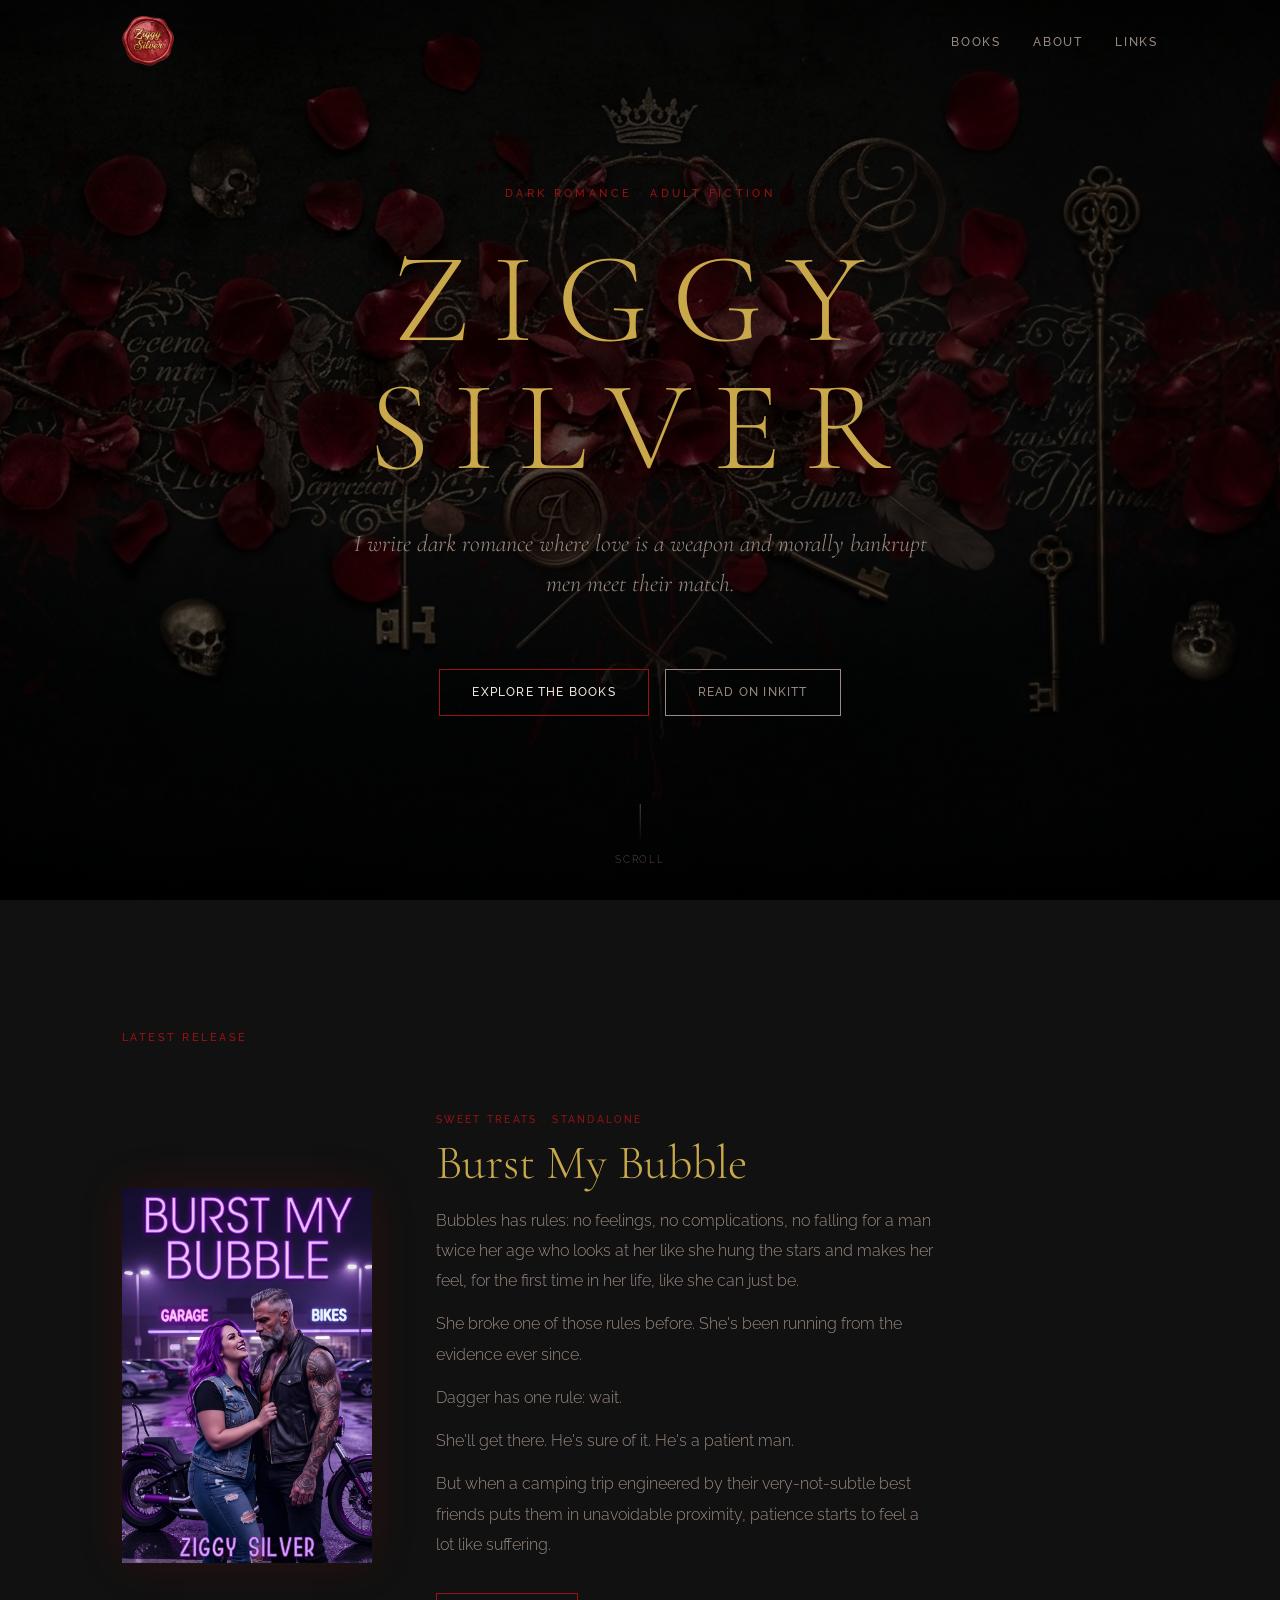
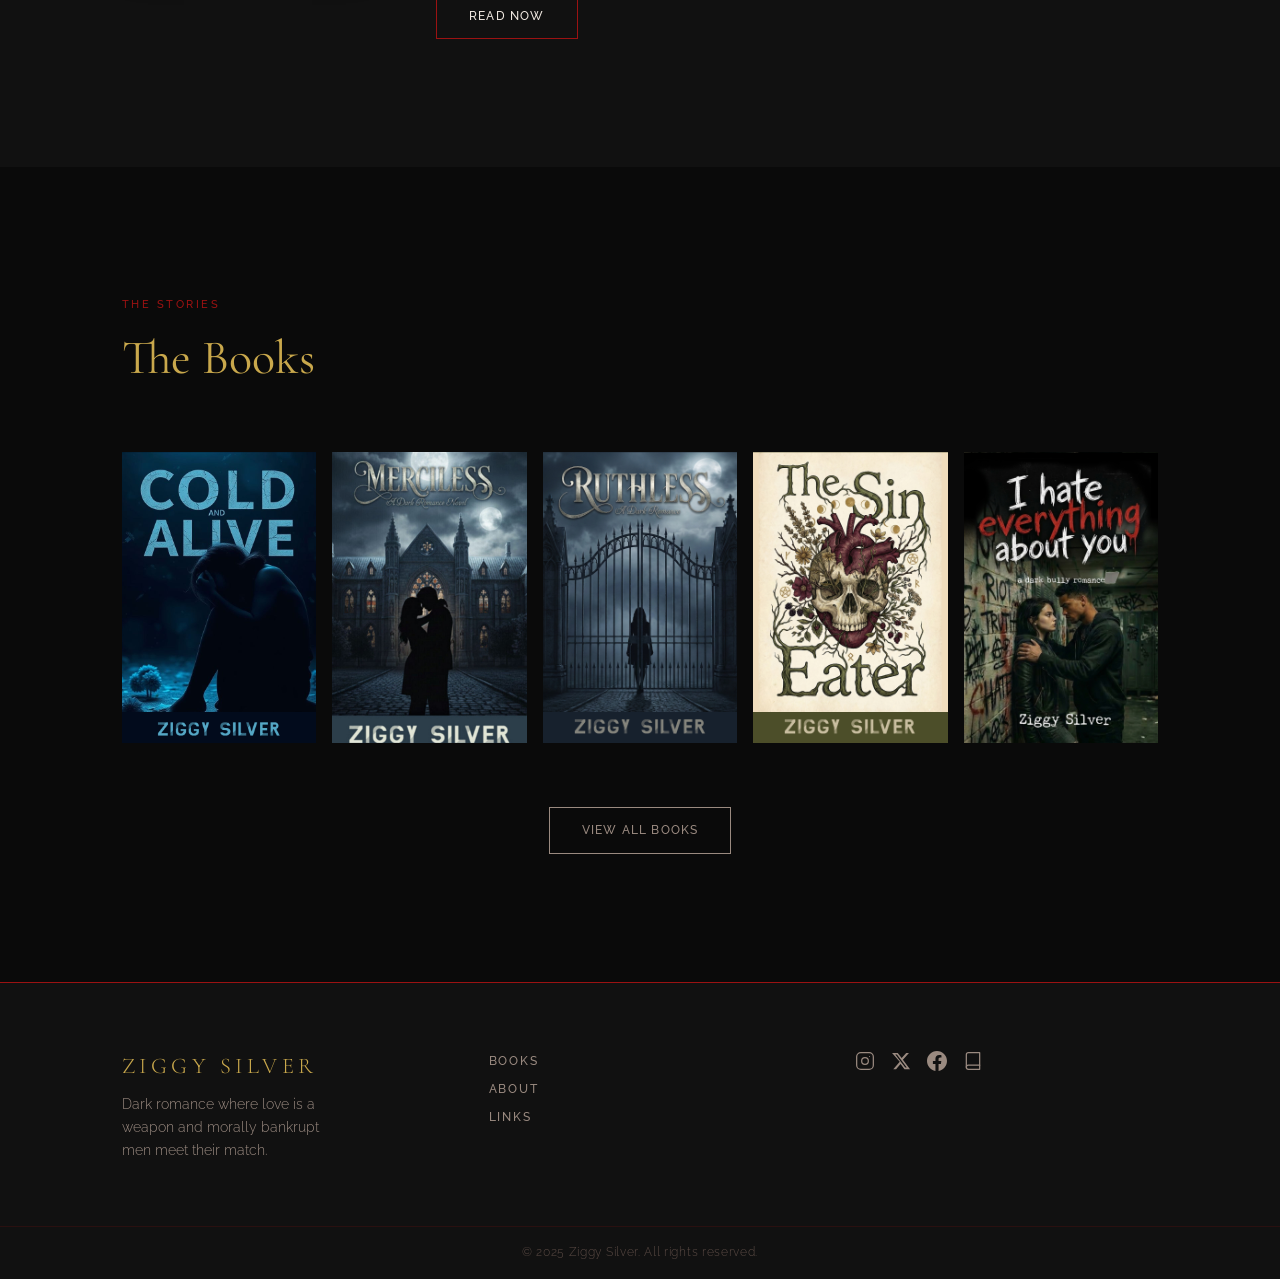
<file: index.html>
<!DOCTYPE html>
<html lang="en">
<head>
  <meta charset="UTF-8">
  <meta name="viewport" content="width=device-width, initial-scale=1.0">
  <title>Ziggy Silver — Dark Romance Author</title>
  <meta name="description" content="Ziggy Silver writes dark romance where love is a weapon and morally bankrupt men meet their match. Read on Inkitt.">
  <link rel="canonical" href="https://ziggysilver.co.uk/">

  <!-- Open Graph -->
  <meta property="og:type" content="website">
  <meta property="og:url" content="https://ziggysilver.co.uk/">
  <meta property="og:title" content="Ziggy Silver — Dark Romance Author">
  <meta property="og:description" content="Dark romance where love is a weapon and morally bankrupt men meet their match.">
  <meta property="og:image" content="https://ziggysilver.co.uk/assets/images/og-image.jpg">

  <!-- Fonts -->
  <link rel="preconnect" href="https://fonts.googleapis.com">
  <link rel="preconnect" href="https://fonts.gstatic.com" crossorigin>
  <link href="https://fonts.googleapis.com/css2?family=Cormorant+Garamond:ital,wght@0,300;0,400;0,600;1,300;1,400&family=Raleway:wght@300;400;500&display=swap" rel="stylesheet">

  <link rel="stylesheet" href="css/style.css">
</head>
<body>

  <!-- NAV -->
  <nav class="site-nav" id="site-nav">
    <div class="nav-inner">
      <a href="index.html" class="nav-logo">
        <img src="assets/images/Ziggy-Logo.png" alt="Ziggy Silver" height="50">
      </a>
      <button class="nav-toggle" id="nav-toggle" aria-label="Toggle navigation" aria-expanded="false">
        <span></span>
        <span></span>
        <span></span>
      </button>
      <ul class="nav-links">
        <li class="nav-item--dropdown">
          <a href="books.html">Books</a>
          <ul class="nav-dropdown">
            <li><a href="cruel-education.html">Cruel Education</a></li>
            <li><a href="sweet-treats.html">Sweet Treats</a></li>
            <li><a href="standalones.html">Standalones</a></li>
          </ul>
        </li>
        <li><a href="about.html">About</a></li>
        <li><a href="links.html">Links</a></li>
      </ul>
    </div>
  </nav>

  <!-- MOBILE NAV OVERLAY -->
  <div class="nav-overlay" id="nav-overlay">
    <nav class="nav-overlay-links">
      <a href="books.html">Books</a>
      <div class="nav-overlay-sub">
        <a href="cruel-education.html">Cruel Education</a>
        <a href="sweet-treats.html">Sweet Treats</a>
        <a href="standalones.html">Standalones</a>
      </div>
      <a href="about.html">About</a>
      <a href="links.html">Links</a>
    </nav>
  </div>

  <main>

    <!-- HERO -->
    <section class="hero">
      <div class="hero-content">
        <span class="hero-label">Dark Romance &middot; Adult Fiction</span>
        <h1 class="hero-title">ZIGGY SILVER</h1>
        <p class="hero-tagline">I write dark romance where love is a weapon and morally bankrupt men meet their match.</p>
        <div class="hero-ctas">
          <a href="books.html" class="btn btn-primary">Explore the Books</a>
          <a href="https://www.inkitt.com/ZiggySilver" class="btn btn-ghost" target="_blank" rel="noopener noreferrer">Read on Inkitt</a>
        </div>
      </div>
      <div class="scroll-indicator" aria-hidden="true">
        <div class="scroll-line"></div>
        <span>Scroll</span>
      </div>
    </section>

    <!-- FEATURED BOOK -->
    <section class="section section--dark">
      <div class="container">
        <div class="section-header">
          <span class="section-label">Latest Release</span>
        </div>
        <div class="featured-grid">
          <div class="featured-cover" role="img" aria-label="Burst My Bubble book cover"></div>
          <div class="featured-meta">
            <span class="featured-badge">Sweet Treats &middot; Standalone</span>
            <h2 class="featured-title">Burst My Bubble</h2>
            <div class="featured-blurb">
              <p>Bubbles has rules: no feelings, no complications, no falling for a man twice her age who looks at her like she hung the stars and makes her feel, for the first time in her life, like she can just be.</p>
              <p>She broke one of those rules before. She's been running from the evidence ever since.</p>
              <p>Dagger has one rule: wait.</p>
              <p>She'll get there. He's sure of it. He's a patient man.</p>
              <p>But when a camping trip engineered by their very-not-subtle best friends puts them in unavoidable proximity, patience starts to feel a lot like suffering.</p>
            </div>
            <a href="https://www.inkitt.com/ZiggySilver" class="btn btn-primary" target="_blank" rel="noopener noreferrer">Read Now</a>
          </div>
        </div>
      </div>
    </section>

    <!-- SERIES PREVIEW -->
    <section class="section">
      <div class="container">
        <div class="section-header">
          <span class="section-label">The Stories</span>
          <h2 class="section-title">The Books</h2>
        </div>
        <div class="preview-grid">

          <div class="preview-thumb preview-thumb--cold-alive">
            <div class="preview-cover" role="img" aria-label="Cold and Alive book cover"></div>
            <div class="preview-overlay">
              <p class="preview-title">Cold and Alive</p>
              <a href="https://www.inkitt.com/ZiggySilver" class="btn btn-primary" style="font-size:0.65rem; padding:0.5rem 1rem;" target="_blank" rel="noopener noreferrer">Read on Inkitt</a>
            </div>
          </div>

          <div class="preview-thumb preview-thumb--merciless">
            <div class="preview-cover" role="img" aria-label="Merciless book cover"></div>
            <div class="preview-overlay">
              <p class="preview-title">Merciless</p>
              <a href="https://www.inkitt.com/ZiggySilver" class="btn btn-primary" style="font-size:0.65rem; padding:0.5rem 1rem;" target="_blank" rel="noopener noreferrer">Read on Inkitt</a>
            </div>
          </div>

          <div class="preview-thumb preview-thumb--ruthless">
            <div class="preview-cover" role="img" aria-label="Ruthless book cover"></div>
            <div class="preview-overlay">
              <p class="preview-title">Ruthless</p>
              <a href="https://www.inkitt.com/ZiggySilver" class="btn btn-primary" style="font-size:0.65rem; padding:0.5rem 1rem;" target="_blank" rel="noopener noreferrer">Read on Inkitt</a>
            </div>
          </div>

          <div class="preview-thumb preview-thumb--sin-eater">
            <!-- PLACEHOLDER: Add book-sin-eater.jpg to assets/images/ -->
            <div class="preview-cover" role="img" aria-label="The Sin Eater book cover"></div>
            <div class="preview-overlay">
              <p class="preview-title">The Sin Eater</p>
              <a href="https://www.inkitt.com/ZiggySilver" class="btn btn-primary" style="font-size:0.65rem; padding:0.5rem 1rem;" target="_blank" rel="noopener noreferrer">Read on Inkitt</a>
            </div>
          </div>

          <div class="preview-thumb preview-thumb--i-hate">
            <!-- PLACEHOLDER: Add book-i-hate-everything.jpg to assets/images/ -->
            <div class="preview-cover" role="img" aria-label="I Hate Everything About You book cover"></div>
            <div class="preview-overlay">
              <p class="preview-title">I Hate Everything About You</p>
              <a href="https://www.inkitt.com/ZiggySilver" class="btn btn-primary" style="font-size:0.65rem; padding:0.5rem 1rem;" target="_blank" rel="noopener noreferrer">Read on Inkitt</a>
            </div>
          </div>

        </div>
        <div class="preview-cta">
          <a href="books.html" class="btn btn-ghost">View All Books</a>
        </div>
      </div>
    </section>

  </main>

  <!-- FOOTER -->
  <footer class="site-footer">
    <div class="footer-inner">
      <div class="footer-brand">
        <span class="footer-logo-text">ZIGGY SILVER</span>
        <p>Dark romance where love is a weapon and morally bankrupt men meet their match.</p>
      </div>
      <nav class="footer-nav" aria-label="Footer navigation">
        <a href="books.html">Books</a>
        <a href="about.html">About</a>
        <a href="links.html">Links</a>
      </nav>
      <div class="footer-social">
        <a href="https://www.instagram.com/ziggy_silver/" target="_blank" rel="noopener noreferrer" aria-label="Instagram">
          <svg viewBox="0 0 24 24" fill="none" stroke="currentColor" stroke-width="1.5" stroke-linecap="round" stroke-linejoin="round" aria-hidden="true"><rect x="2" y="2" width="20" height="20" rx="5"/><circle cx="12" cy="12" r="4"/><circle cx="17.5" cy="6.5" r="0.6" fill="currentColor" stroke="none"/></svg>
        </a>
        <a href="https://x.com/Ziggy_Silver" target="_blank" rel="noopener noreferrer" aria-label="X (Twitter)">
          <svg viewBox="0 0 24 24" fill="currentColor" aria-hidden="true"><path d="M18.244 2.25h3.308l-7.227 8.26 8.502 11.24H16.17l-4.714-6.231-5.401 6.231H2.746l7.73-8.835L1.254 2.25H8.08l4.713 6.231zm-1.161 17.52h1.833L7.084 4.126H5.117z"/></svg>
        </a>
        <a href="https://www.facebook.com/profile.php?id=61581573982832" target="_blank" rel="noopener noreferrer" aria-label="Facebook">
          <svg viewBox="0 0 24 24" fill="currentColor" aria-hidden="true"><path d="M24 12.073c0-6.627-5.373-12-12-12s-12 5.373-12 12c0 5.99 4.388 10.954 10.125 11.854v-8.385H7.078v-3.47h3.047V9.43c0-3.007 1.792-4.669 4.533-4.669 1.312 0 2.686.235 2.686.235v2.953H15.83c-1.491 0-1.956.925-1.956 1.874v2.25h3.328l-.532 3.47h-2.796v8.385C19.612 23.027 24 18.062 24 12.073z"/></svg>
        </a>
        <a href="https://www.inkitt.com/ZiggySilver" target="_blank" rel="noopener noreferrer" aria-label="Inkitt">
          <svg viewBox="0 0 24 24" fill="none" stroke="currentColor" stroke-width="1.5" stroke-linecap="round" stroke-linejoin="round" aria-hidden="true"><path d="M4 19.5A2.5 2.5 0 0 1 6.5 17H20"/><path d="M6.5 2H20v20H6.5A2.5 2.5 0 0 1 4 19.5v-15A2.5 2.5 0 0 1 6.5 2z"/></svg>
        </a>
      </div>
    </div>
    <div class="footer-bottom">
      <p>&copy; 2025 Ziggy Silver. All rights reserved.</p>
    </div>
  </footer>

  <script src="js/main.js"></script>
</body>
</html>
</file>
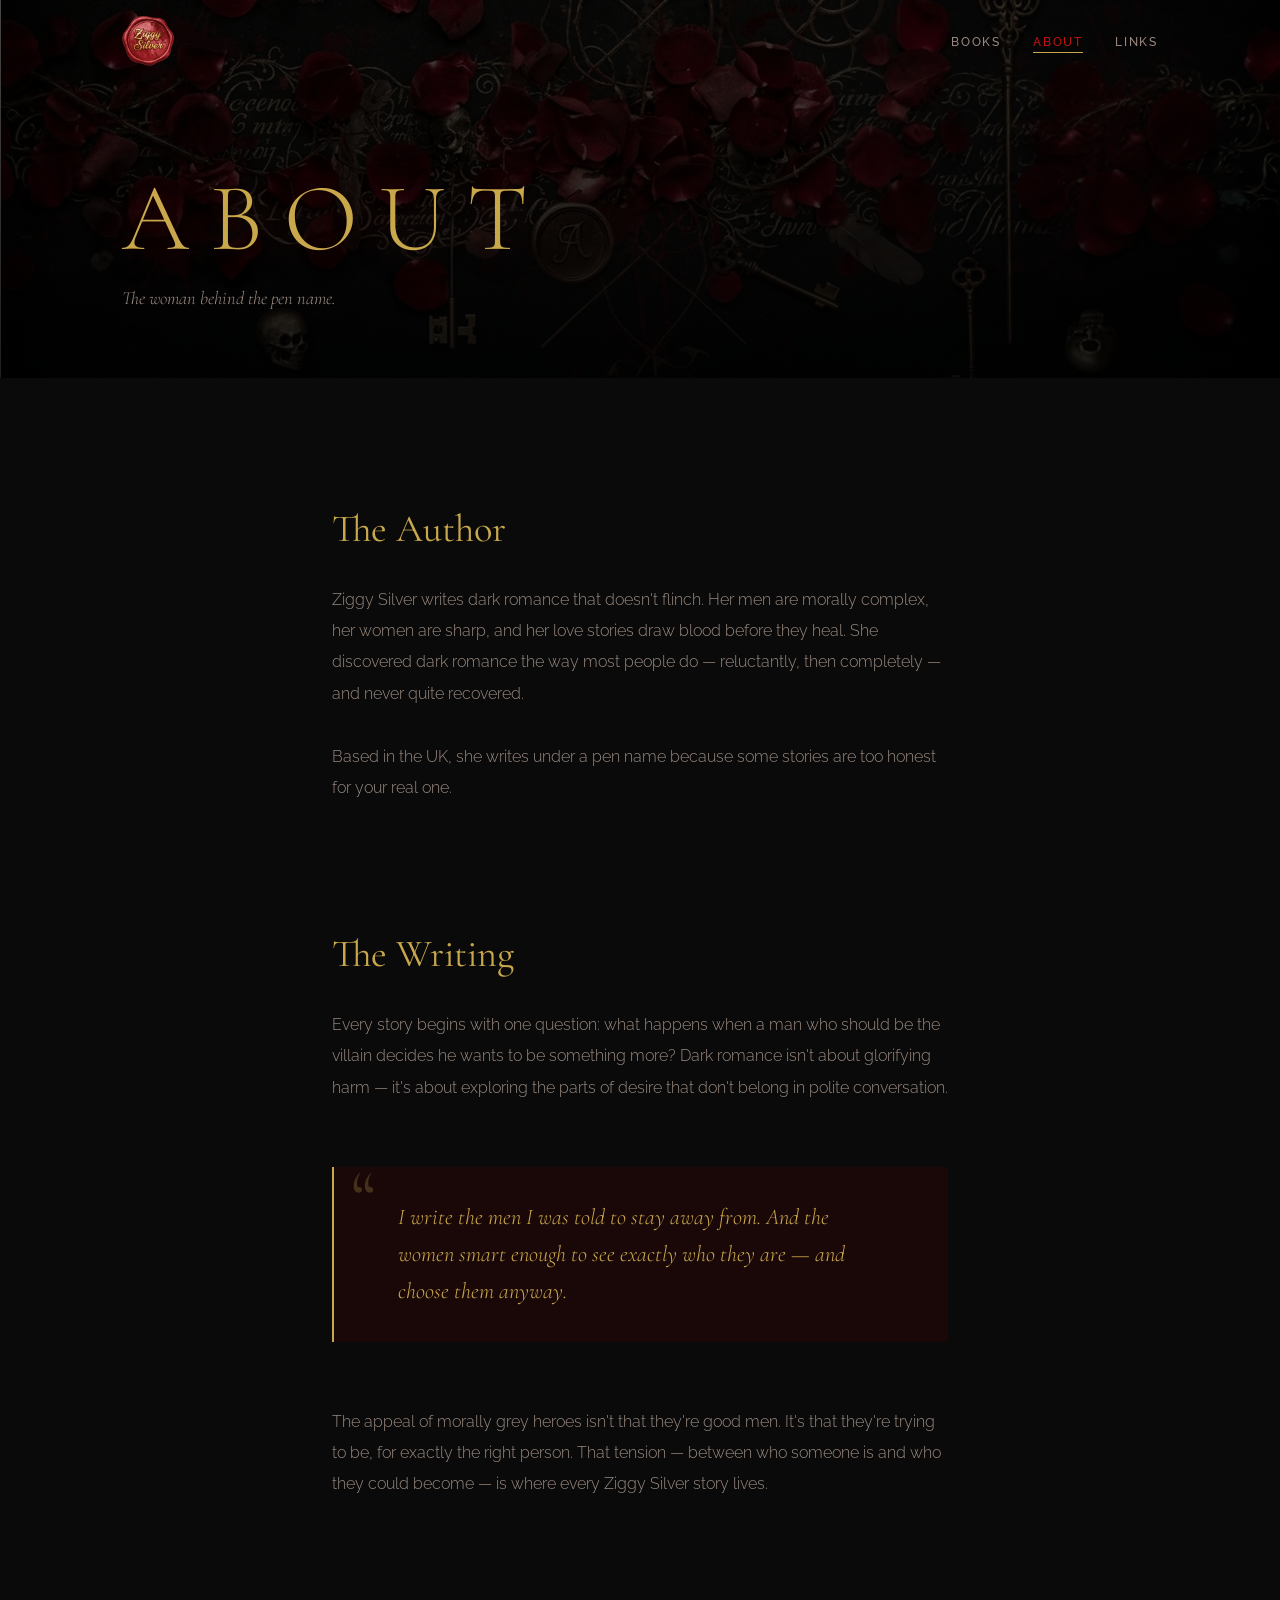
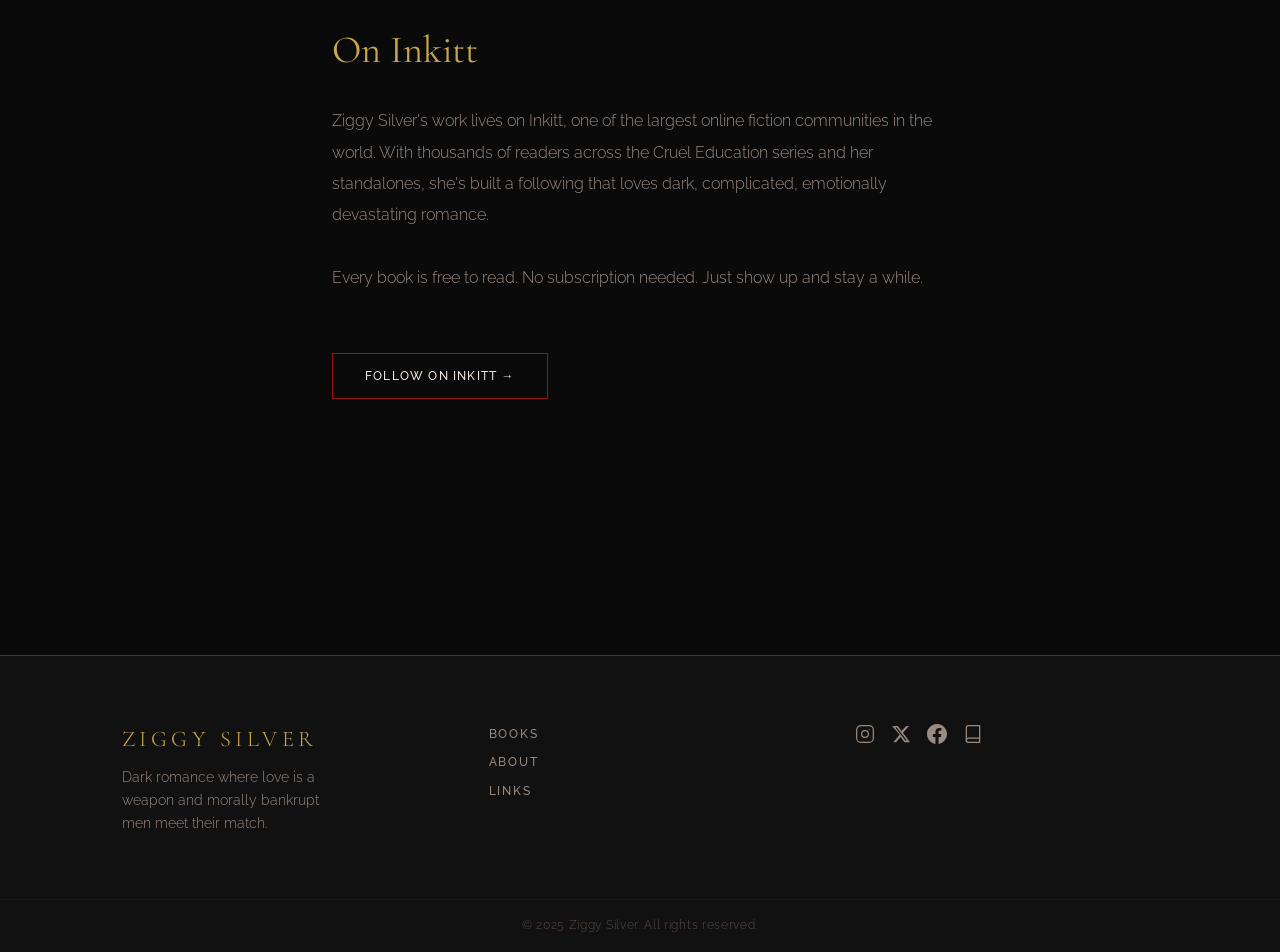
<file: about.html>
<!DOCTYPE html>
<html lang="en">
<head>
  <meta charset="UTF-8">
  <meta name="viewport" content="width=device-width, initial-scale=1.0">
  <title>About — Ziggy Silver</title>
  <meta name="description" content="About Ziggy Silver — dark romance and adult fiction author. Writing dark, complicated, emotionally devastating romance on Inkitt.">
  <link rel="canonical" href="https://ziggysilver.co.uk/about.html">

  <!-- Open Graph -->
  <meta property="og:type" content="website">
  <meta property="og:url" content="https://ziggysilver.co.uk/about.html">
  <meta property="og:title" content="About — Ziggy Silver">
  <meta property="og:description" content="About Ziggy Silver — dark romance and adult fiction author.">
  <meta property="og:image" content="https://ziggysilver.co.uk/assets/images/og-image.jpg">

  <!-- Fonts -->
  <link rel="preconnect" href="https://fonts.googleapis.com">
  <link rel="preconnect" href="https://fonts.gstatic.com" crossorigin>
  <link href="https://fonts.googleapis.com/css2?family=Cormorant+Garamond:ital,wght@0,300;0,400;0,600;1,300;1,400&family=Raleway:wght@300;400;500&display=swap" rel="stylesheet">

  <link rel="stylesheet" href="css/style.css">
</head>
<body>

  <!-- NAV -->
  <nav class="site-nav scrolled" id="site-nav">
    <div class="nav-inner">
      <a href="index.html" class="nav-logo">
        <img src="assets/images/Ziggy-Logo.png" alt="Ziggy Silver" height="50">
      </a>
      <button class="nav-toggle" id="nav-toggle" aria-label="Toggle navigation" aria-expanded="false">
        <span></span>
        <span></span>
        <span></span>
      </button>
      <ul class="nav-links">
        <li class="nav-item--dropdown">
          <a href="books.html">Books</a>
          <ul class="nav-dropdown">
            <li><a href="cruel-education.html">Cruel Education</a></li>
            <li><a href="sweet-treats.html">Sweet Treats</a></li>
            <li><a href="standalones.html">Standalones</a></li>
          </ul>
        </li>
        <li><a href="about.html">About</a></li>
        <li><a href="links.html">Links</a></li>
      </ul>
    </div>
  </nav>

  <!-- MOBILE NAV OVERLAY -->
  <div class="nav-overlay" id="nav-overlay">
    <nav class="nav-overlay-links">
      <a href="books.html">Books</a>
      <div class="nav-overlay-sub">
        <a href="cruel-education.html">Cruel Education</a>
        <a href="sweet-treats.html">Sweet Treats</a>
        <a href="standalones.html">Standalones</a>
      </div>
      <a href="about.html">About</a>
      <a href="links.html">Links</a>
    </nav>
  </div>

  <main>

    <!-- PAGE HERO -->
    <section class="page-hero">
      <div class="container">
        <h1 class="page-hero-title">ABOUT</h1>
        <p class="page-hero-sub">The woman behind the pen name.</p>
      </div>
    </section>

    <!-- ABOUT CONTENT -->
    <div class="about-body">

      <div class="about-section">
        <h2>The Author</h2>
        <!-- PLACEHOLDER — replace with author's own bio before launch -->
        <p>Ziggy Silver writes dark romance that doesn't flinch. Her men are morally complex, her women are sharp, and her love stories draw blood before they heal. She discovered dark romance the way most people do — reluctantly, then completely — and never quite recovered.</p>
        <p>Based in the UK, she writes under a pen name because some stories are too honest for your real one.</p>
      </div>

      <div class="about-section">
        <h2>The Writing</h2>
        <!-- PLACEHOLDER — replace with author's own words before launch -->
        <p>Every story begins with one question: what happens when a man who should be the villain decides he wants to be something more? Dark romance isn't about glorifying harm — it's about exploring the parts of desire that don't belong in polite conversation.</p>

        <blockquote class="pull-quote">
          <p>I write the men I was told to stay away from. And the women smart enough to see exactly who they are — and choose them anyway.</p>
        </blockquote>

        <p>The appeal of morally grey heroes isn't that they're good men. It's that they're trying to be, for exactly the right person. That tension — between who someone is and who they could become — is where every Ziggy Silver story lives.</p>
      </div>

      <div class="about-section">
        <h2>On Inkitt</h2>
        <!-- PLACEHOLDER — replace before launch -->
        <p>Ziggy Silver's work lives on Inkitt, one of the largest online fiction communities in the world. With thousands of readers across the Cruel Education series and her standalones, she's built a following that loves dark, complicated, emotionally devastating romance.</p>
        <p>Every book is free to read. No subscription needed. Just show up and stay a while.</p>
        <br>
        <a href="https://www.inkitt.com/ZiggySilver" class="btn btn-primary" target="_blank" rel="noopener noreferrer">Follow on Inkitt &rarr;</a>
      </div>

    </div>

  </main>

  <!-- FOOTER -->
  <footer class="site-footer">
    <div class="footer-inner">
      <div class="footer-brand">
        <span class="footer-logo-text">ZIGGY SILVER</span>
        <p>Dark romance where love is a weapon and morally bankrupt men meet their match.</p>
      </div>
      <nav class="footer-nav" aria-label="Footer navigation">
        <a href="books.html">Books</a>
        <a href="about.html">About</a>
        <a href="links.html">Links</a>
      </nav>
      <div class="footer-social">
        <a href="https://www.instagram.com/ziggy_silver/" target="_blank" rel="noopener noreferrer" aria-label="Instagram">
          <svg viewBox="0 0 24 24" fill="none" stroke="currentColor" stroke-width="1.5" stroke-linecap="round" stroke-linejoin="round" aria-hidden="true"><rect x="2" y="2" width="20" height="20" rx="5"/><circle cx="12" cy="12" r="4"/><circle cx="17.5" cy="6.5" r="0.6" fill="currentColor" stroke="none"/></svg>
        </a>
        <a href="https://x.com/Ziggy_Silver" target="_blank" rel="noopener noreferrer" aria-label="X (Twitter)">
          <svg viewBox="0 0 24 24" fill="currentColor" aria-hidden="true"><path d="M18.244 2.25h3.308l-7.227 8.26 8.502 11.24H16.17l-4.714-6.231-5.401 6.231H2.746l7.73-8.835L1.254 2.25H8.08l4.713 6.231zm-1.161 17.52h1.833L7.084 4.126H5.117z"/></svg>
        </a>
        <a href="https://www.facebook.com/profile.php?id=61581573982832" target="_blank" rel="noopener noreferrer" aria-label="Facebook">
          <svg viewBox="0 0 24 24" fill="currentColor" aria-hidden="true"><path d="M24 12.073c0-6.627-5.373-12-12-12s-12 5.373-12 12c0 5.99 4.388 10.954 10.125 11.854v-8.385H7.078v-3.47h3.047V9.43c0-3.007 1.792-4.669 4.533-4.669 1.312 0 2.686.235 2.686.235v2.953H15.83c-1.491 0-1.956.925-1.956 1.874v2.25h3.328l-.532 3.47h-2.796v8.385C19.612 23.027 24 18.062 24 12.073z"/></svg>
        </a>
        <a href="https://www.inkitt.com/ZiggySilver" target="_blank" rel="noopener noreferrer" aria-label="Inkitt">
          <svg viewBox="0 0 24 24" fill="none" stroke="currentColor" stroke-width="1.5" stroke-linecap="round" stroke-linejoin="round" aria-hidden="true"><path d="M4 19.5A2.5 2.5 0 0 1 6.5 17H20"/><path d="M6.5 2H20v20H6.5A2.5 2.5 0 0 1 4 19.5v-15A2.5 2.5 0 0 1 6.5 2z"/></svg>
        </a>
      </div>
    </div>
    <div class="footer-bottom">
      <p>&copy; 2025 Ziggy Silver. All rights reserved.</p>
    </div>
  </footer>

  <script src="js/main.js"></script>
</body>
</html>
</file>
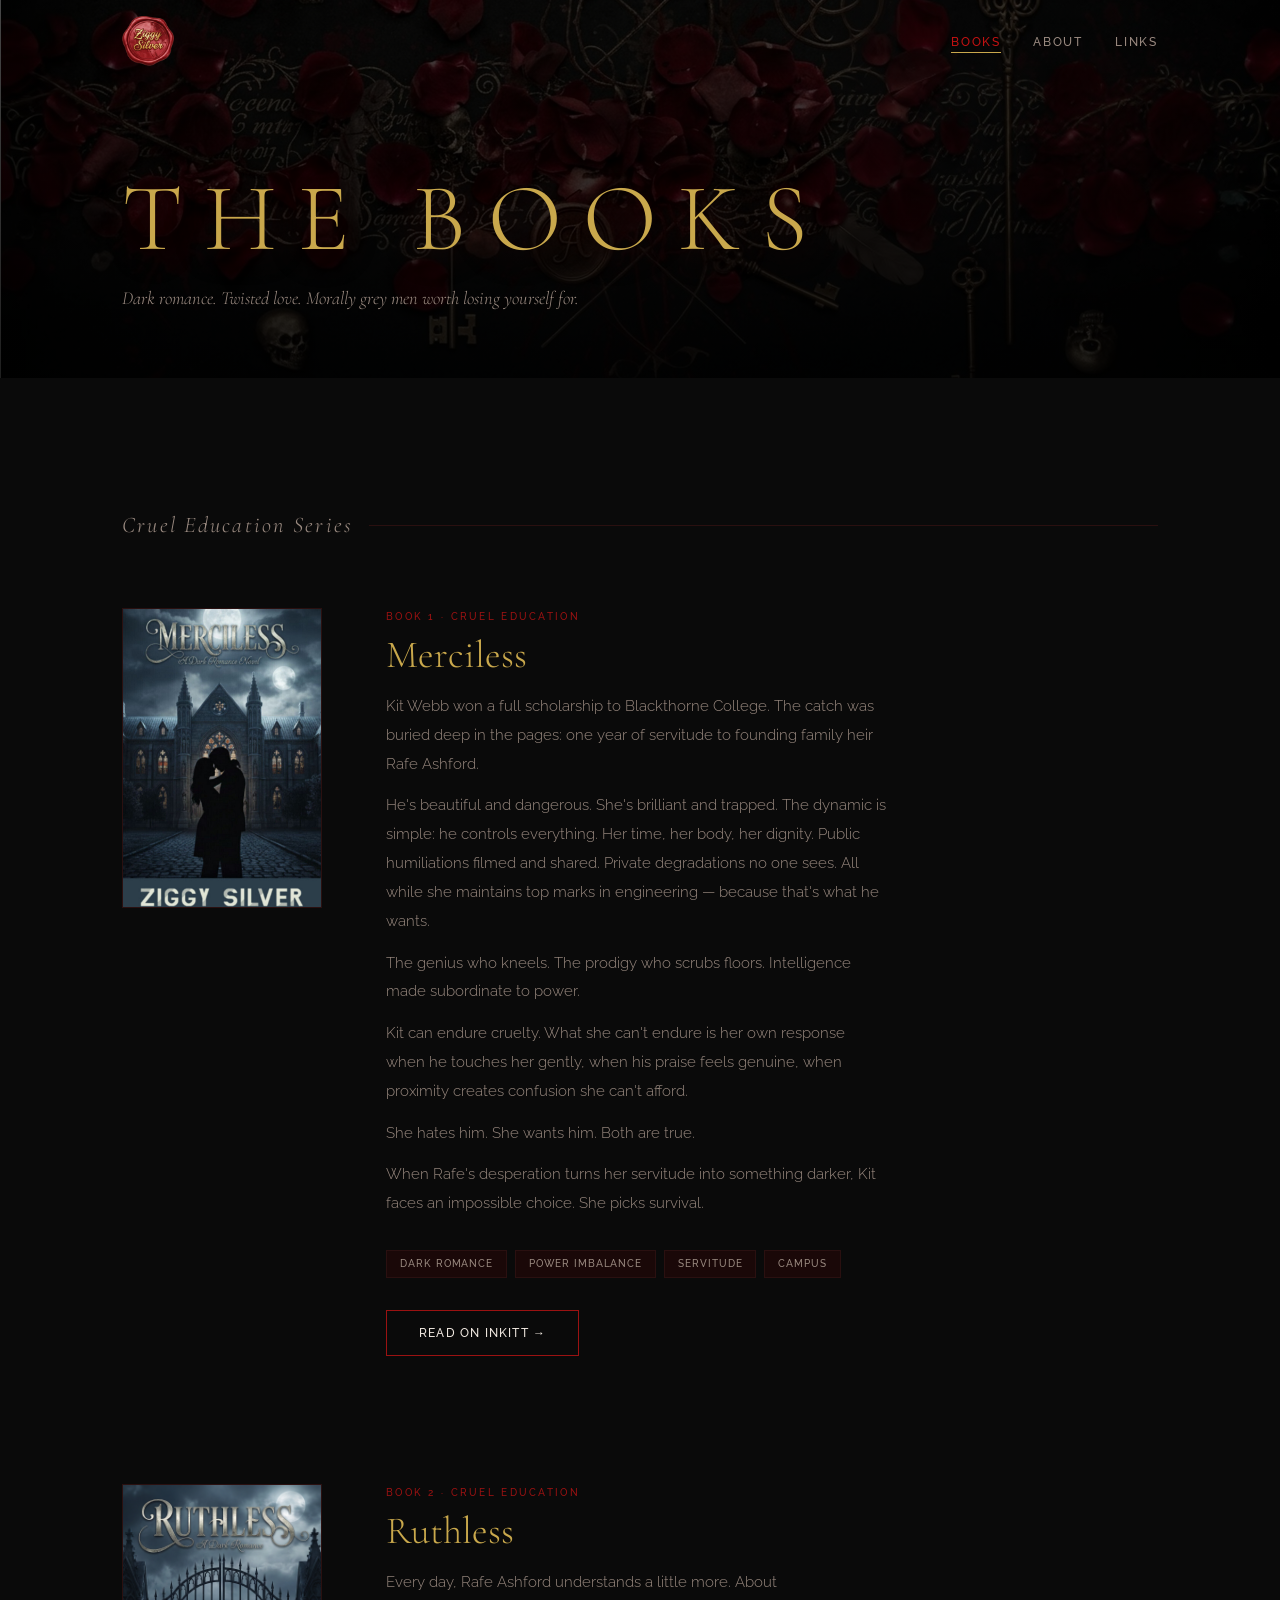
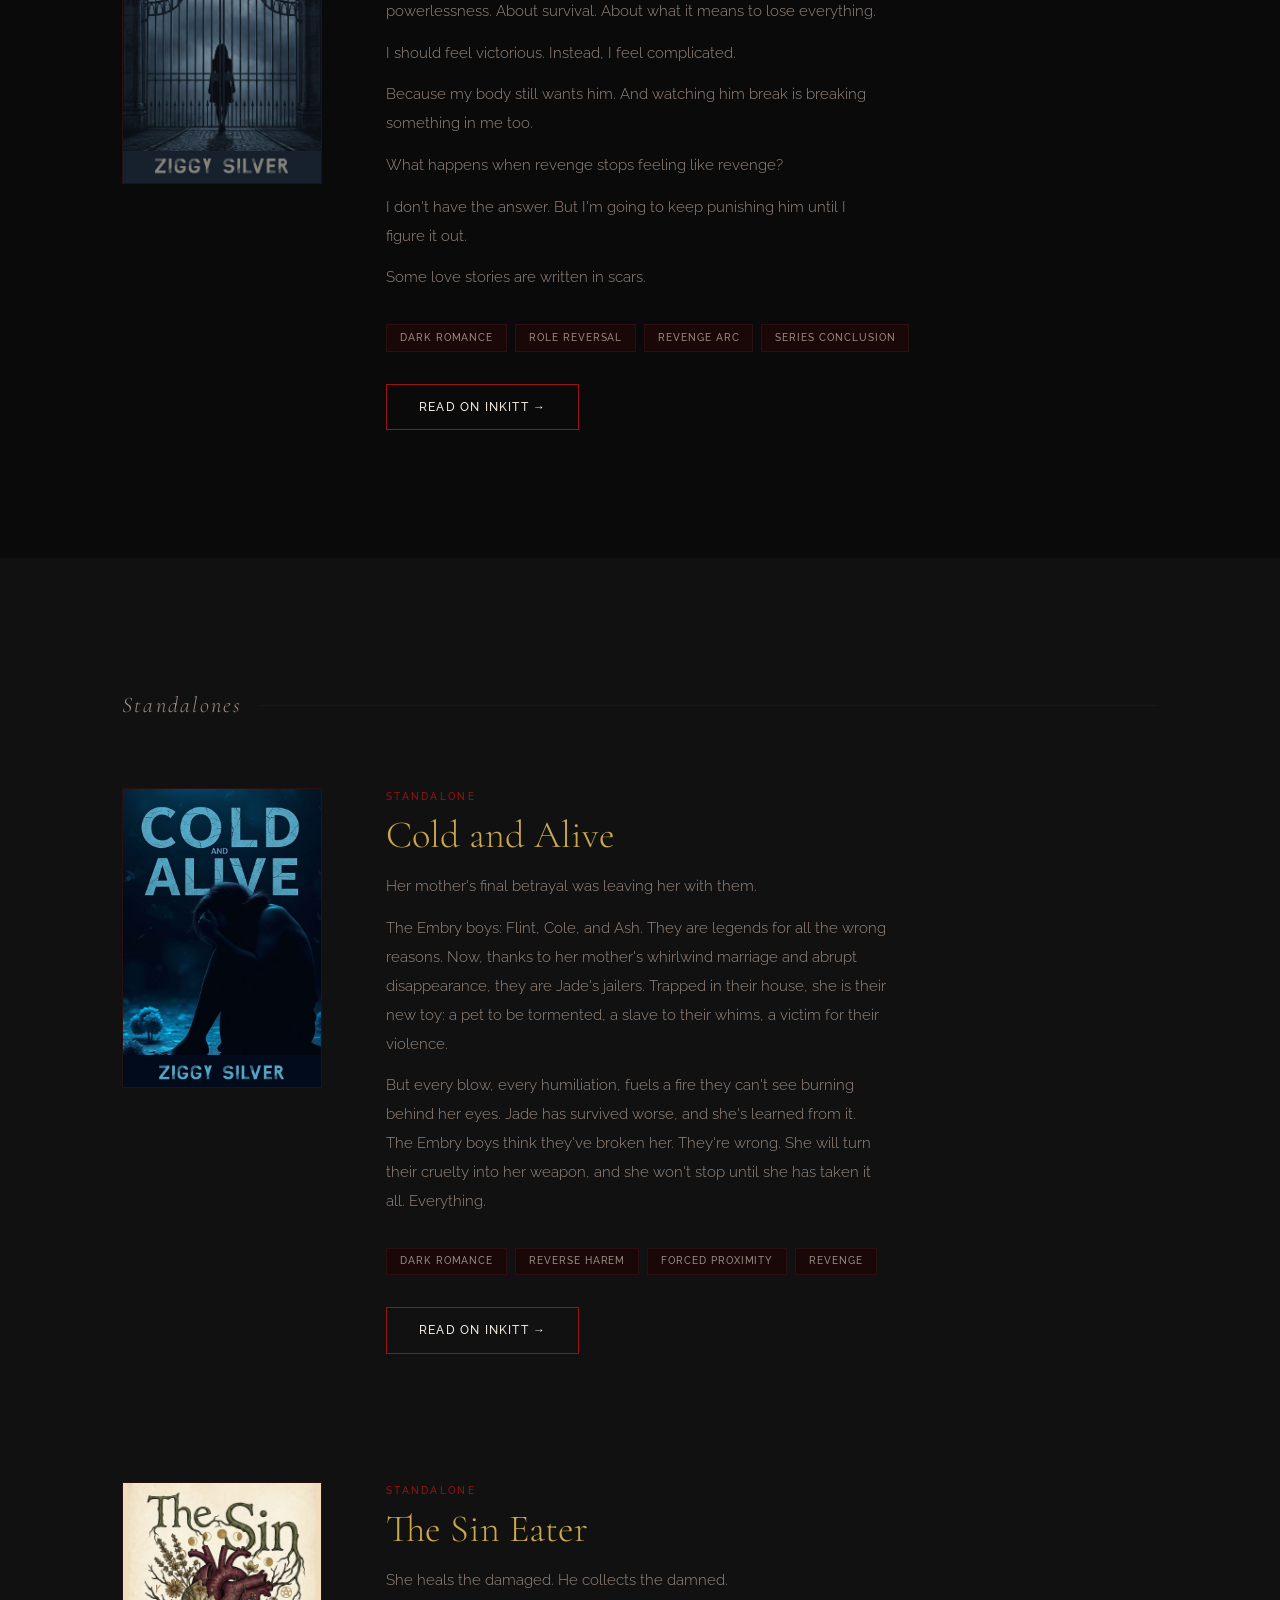
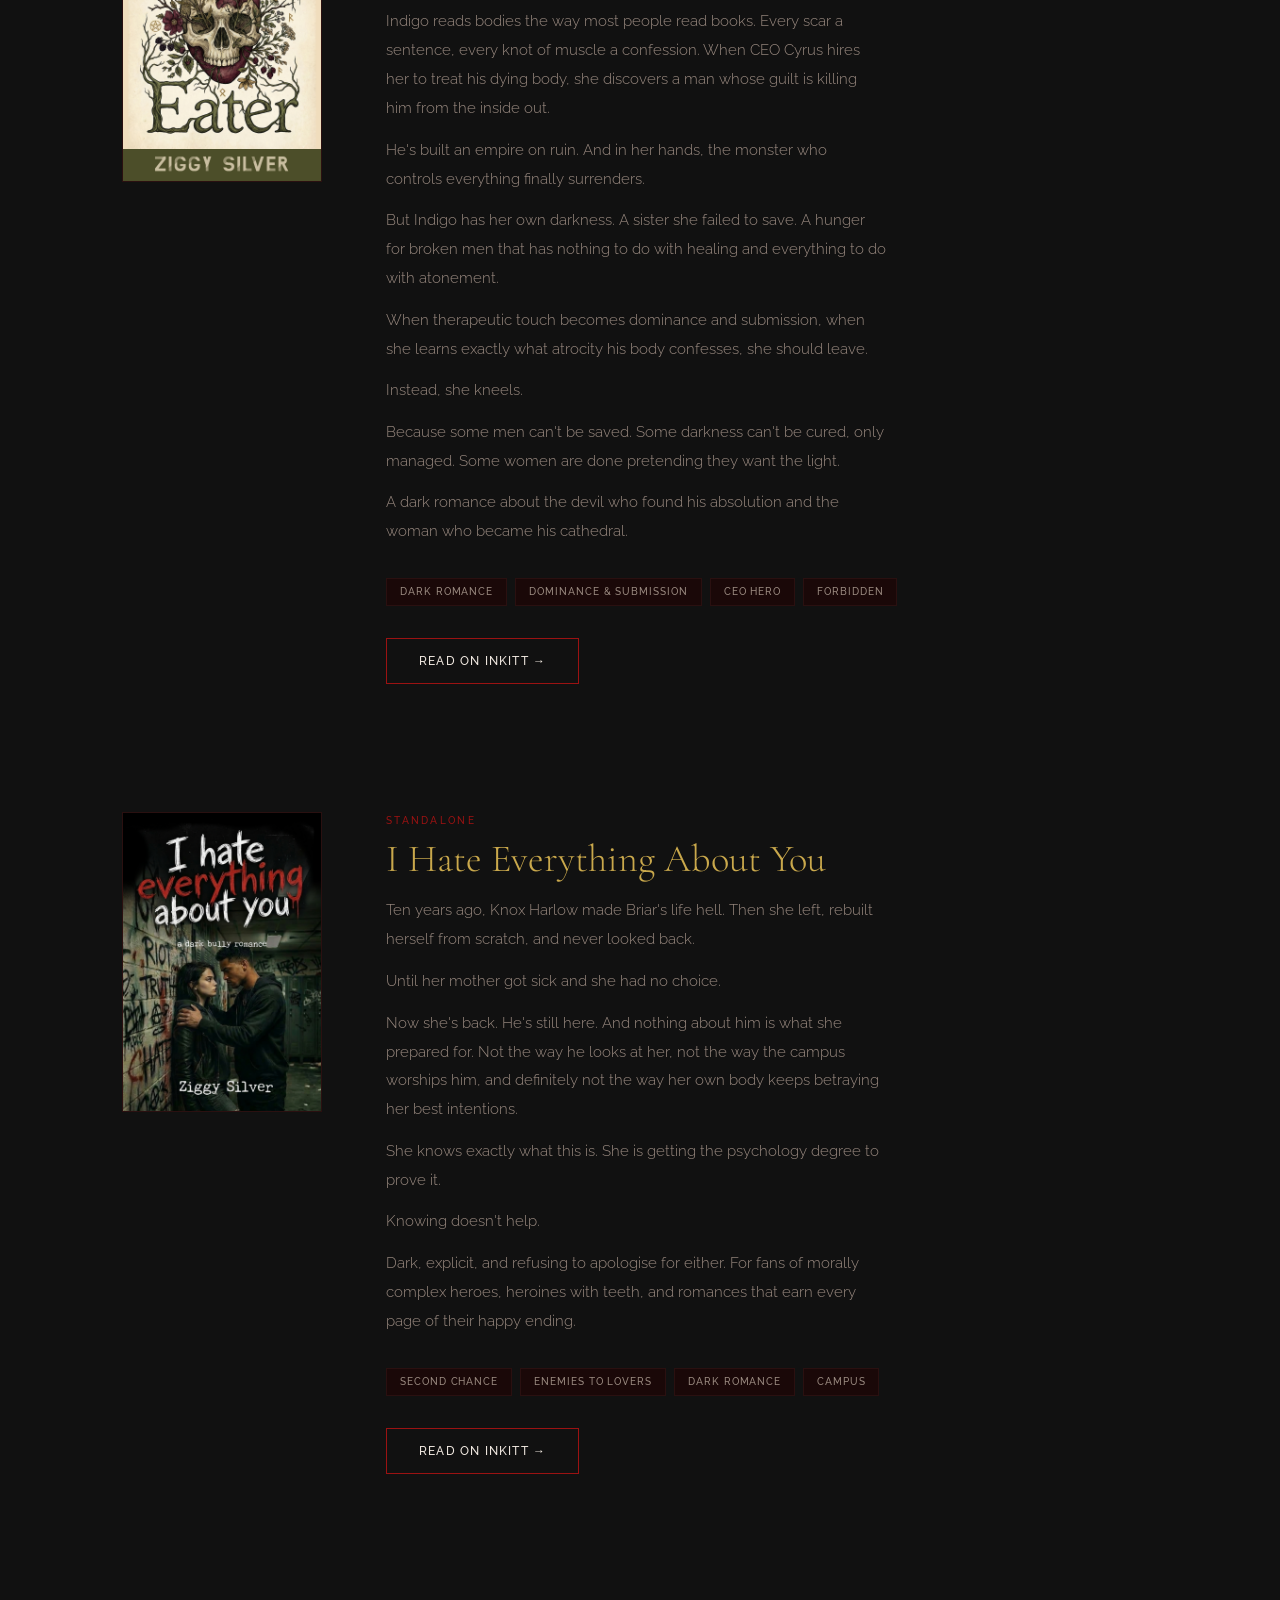
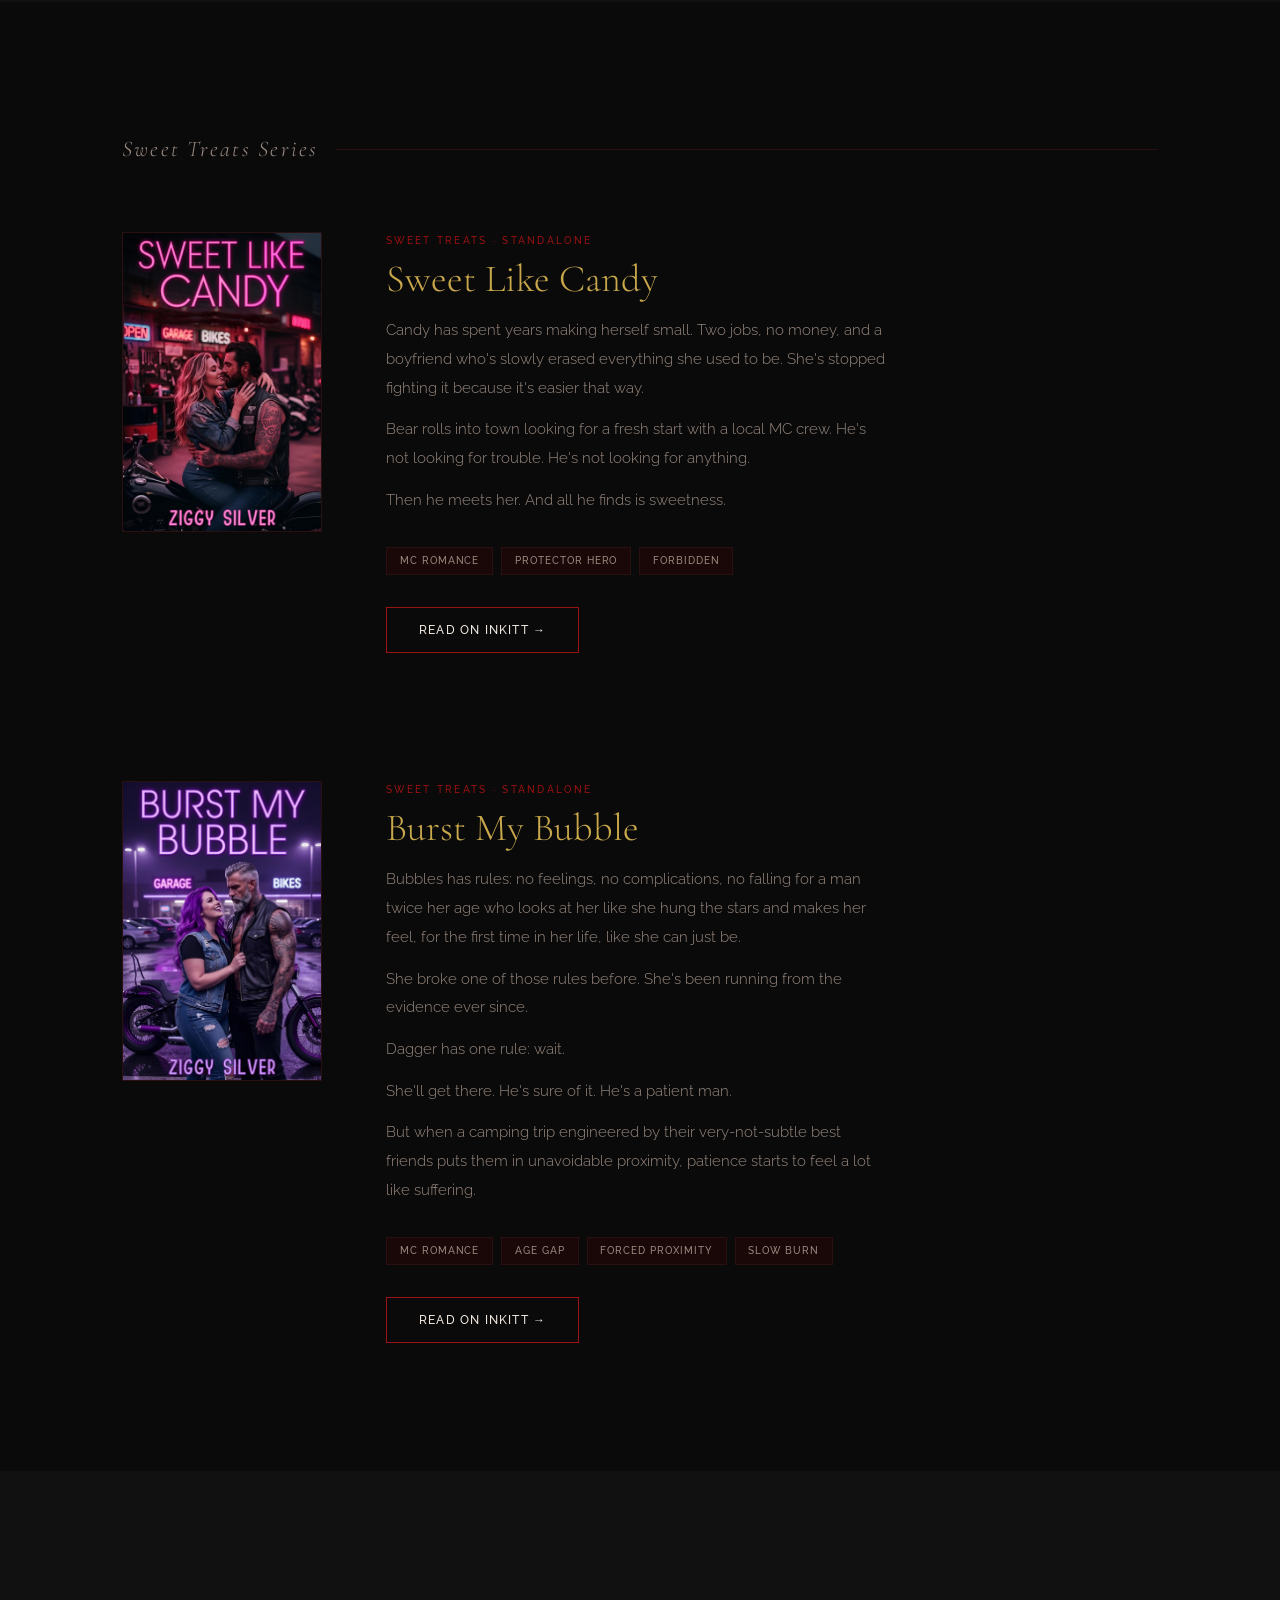
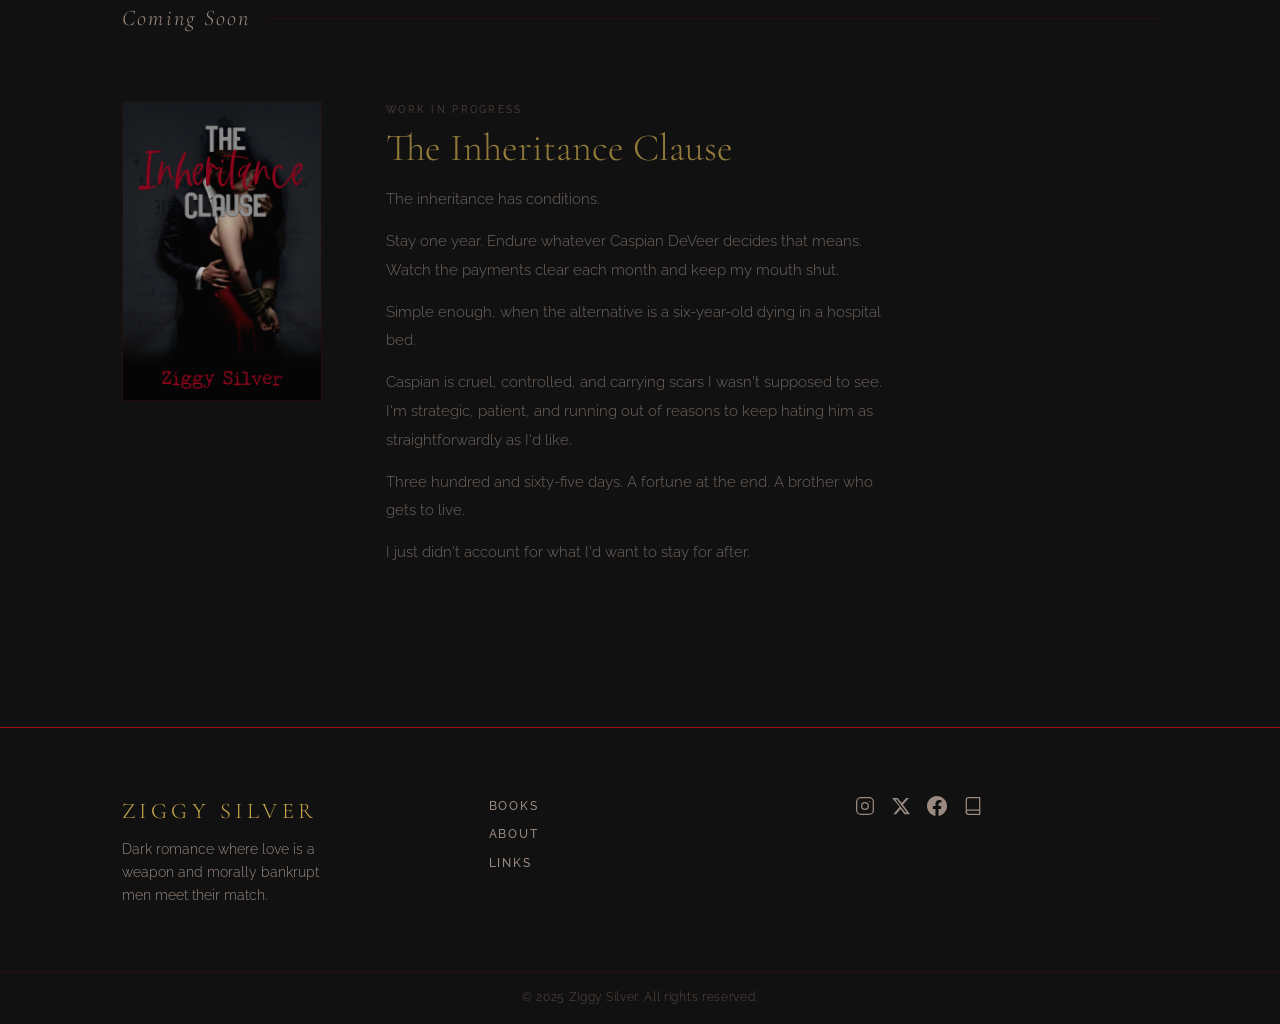
<file: books.html>
<!DOCTYPE html>
<html lang="en">
<head>
  <meta charset="UTF-8">
  <meta name="viewport" content="width=device-width, initial-scale=1.0">
  <title>Books — Ziggy Silver</title>
  <meta name="description" content="Browse all books by Ziggy Silver — the Cruel Education series and standalone dark romance titles. Read free on Inkitt.">
  <link rel="canonical" href="https://ziggysilver.co.uk/books.html">

  <!-- Open Graph -->
  <meta property="og:type" content="website">
  <meta property="og:url" content="https://ziggysilver.co.uk/books.html">
  <meta property="og:title" content="Books — Ziggy Silver">
  <meta property="og:description" content="Dark romance. Twisted love. Morally grey men worth losing yourself for.">
  <meta property="og:image" content="https://ziggysilver.co.uk/assets/images/og-image.jpg">

  <!-- Fonts -->
  <link rel="preconnect" href="https://fonts.googleapis.com">
  <link rel="preconnect" href="https://fonts.gstatic.com" crossorigin>
  <link href="https://fonts.googleapis.com/css2?family=Cormorant+Garamond:ital,wght@0,300;0,400;0,600;1,300;1,400&family=Raleway:wght@300;400;500&display=swap" rel="stylesheet">

  <link rel="stylesheet" href="css/style.css">
</head>
<body>

  <!-- NAV -->
  <nav class="site-nav scrolled" id="site-nav">
    <div class="nav-inner">
      <a href="index.html" class="nav-logo">
        <img src="assets/images/Ziggy-Logo.png" alt="Ziggy Silver" height="50">
      </a>
      <button class="nav-toggle" id="nav-toggle" aria-label="Toggle navigation" aria-expanded="false">
        <span></span>
        <span></span>
        <span></span>
      </button>
      <ul class="nav-links">
        <li><a href="books.html" class="active">Books</a></li>
        <li><a href="about.html">About</a></li>
        <li><a href="links.html">Links</a></li>
      </ul>
    </div>
  </nav>

  <!-- MOBILE NAV OVERLAY -->
  <div class="nav-overlay" id="nav-overlay">
    <nav class="nav-overlay-links">
      <a href="books.html" class="active">Books</a>
      <a href="about.html">About</a>
      <a href="links.html">Links</a>
    </nav>
  </div>

  <main>

    <!-- PAGE HERO -->
    <section class="page-hero">
      <div class="container">
        <h1 class="page-hero-title">THE BOOKS</h1>
        <p class="page-hero-sub">Dark romance. Twisted love. Morally grey men worth losing yourself for.</p>
      </div>
    </section>

    <!-- CRUEL EDUCATION SERIES -->
    <section class="section">
      <div class="container">

        <p class="series-heading">Cruel Education Series</p>

        <!-- Merciless — Book 1 -->
        <div class="book-entry book-entry--merciless">
          <div class="book-entry-cover" role="img" aria-label="Merciless book cover"></div>
          <div class="book-entry-details">
            <span class="book-entry-badge">Book 1 &middot; Cruel Education</span>
            <h2 class="book-entry-title">Merciless</h2>
            <div class="book-entry-blurb">
              <p>Kit Webb won a full scholarship to Blackthorne College. The catch was buried deep in the pages: one year of servitude to founding family heir Rafe Ashford.</p>
              <p>He's beautiful and dangerous. She's brilliant and trapped. The dynamic is simple: he controls everything. Her time, her body, her dignity. Public humiliations filmed and shared. Private degradations no one sees. All while she maintains top marks in engineering — because that's what he wants.</p>
              <p>The genius who kneels. The prodigy who scrubs floors. Intelligence made subordinate to power.</p>
              <p>Kit can endure cruelty. What she can't endure is her own response when he touches her gently, when his praise feels genuine, when proximity creates confusion she can't afford.</p>
              <p>She hates him. She wants him. Both are true.</p>
              <p>When Rafe's desperation turns her servitude into something darker, Kit faces an impossible choice. She picks survival.</p>
            </div>
            <div class="trope-list">
              <span class="trope-tag">Dark Romance</span>
              <span class="trope-tag">Power Imbalance</span>
              <span class="trope-tag">Servitude</span>
              <span class="trope-tag">Campus</span>
            </div>
            <a href="https://www.inkitt.com/ZiggySilver" class="btn btn-primary" target="_blank" rel="noopener noreferrer">Read on Inkitt &rarr;</a>
          </div>
        </div>

        <!-- Ruthless — Book 2 -->
        <div class="book-entry book-entry--ruthless">
          <div class="book-entry-cover" role="img" aria-label="Ruthless book cover"></div>
          <div class="book-entry-details">
            <span class="book-entry-badge">Book 2 &middot; Cruel Education</span>
            <h2 class="book-entry-title">Ruthless</h2>
            <div class="book-entry-blurb">
              <p>Every day, Rafe Ashford understands a little more. About powerlessness. About survival. About what it means to lose everything.</p>
              <p>I should feel victorious. Instead, I feel complicated.</p>
              <p>Because my body still wants him. And watching him break is breaking something in me too.</p>
              <p>What happens when revenge stops feeling like revenge?</p>
              <p>I don't have the answer. But I'm going to keep punishing him until I figure it out.</p>
              <p>Some love stories are written in scars.</p>
            </div>
            <div class="trope-list">
              <span class="trope-tag">Dark Romance</span>
              <span class="trope-tag">Role Reversal</span>
              <span class="trope-tag">Revenge Arc</span>
              <span class="trope-tag">Series Conclusion</span>
            </div>
            <a href="https://www.inkitt.com/ZiggySilver" class="btn btn-primary" target="_blank" rel="noopener noreferrer">Read on Inkitt &rarr;</a>
          </div>
        </div>

      </div>
    </section>

    <!-- STANDALONES -->
    <section class="section section--dark">
      <div class="container">

        <p class="series-heading">Standalones</p>

        <!-- Cold and Alive -->
        <div class="book-entry book-entry--cold-alive">
          <div class="book-entry-cover" role="img" aria-label="Cold and Alive book cover"></div>
          <div class="book-entry-details">
            <span class="book-entry-badge">Standalone</span>
            <h2 class="book-entry-title">Cold and Alive</h2>
            <div class="book-entry-blurb">
              <p>Her mother's final betrayal was leaving her with them.</p>
              <p>The Embry boys: Flint, Cole, and Ash. They are legends for all the wrong reasons. Now, thanks to her mother's whirlwind marriage and abrupt disappearance, they are Jade's jailers. Trapped in their house, she is their new toy: a pet to be tormented, a slave to their whims, a victim for their violence.</p>
              <p>But every blow, every humiliation, fuels a fire they can't see burning behind her eyes. Jade has survived worse, and she's learned from it. The Embry boys think they've broken her. They're wrong. She will turn their cruelty into her weapon, and she won't stop until she has taken it all. Everything.</p>
            </div>
            <div class="trope-list">
              <span class="trope-tag">Dark Romance</span>
              <span class="trope-tag">Reverse Harem</span>
              <span class="trope-tag">Forced Proximity</span>
              <span class="trope-tag">Revenge</span>
            </div>
            <a href="https://www.inkitt.com/ZiggySilver" class="btn btn-primary" target="_blank" rel="noopener noreferrer">Read on Inkitt &rarr;</a>
          </div>
        </div>

        <!-- The Sin Eater -->
        <div class="book-entry book-entry--sin-eater">
          <!-- PLACEHOLDER: Add book-sin-eater.jpg to assets/images/ -->
          <div class="book-entry-cover" role="img" aria-label="The Sin Eater book cover"></div>
          <div class="book-entry-details">
            <span class="book-entry-badge">Standalone</span>
            <h2 class="book-entry-title">The Sin Eater</h2>
            <div class="book-entry-blurb">
              <p>She heals the damaged. He collects the damned.</p>
              <p>Indigo reads bodies the way most people read books. Every scar a sentence, every knot of muscle a confession. When CEO Cyrus hires her to treat his dying body, she discovers a man whose guilt is killing him from the inside out.</p>
              <p>He's built an empire on ruin. And in her hands, the monster who controls everything finally surrenders.</p>
              <p>But Indigo has her own darkness. A sister she failed to save. A hunger for broken men that has nothing to do with healing and everything to do with atonement.</p>
              <p>When therapeutic touch becomes dominance and submission, when she learns exactly what atrocity his body confesses, she should leave.</p>
              <p>Instead, she kneels.</p>
              <p>Because some men can't be saved. Some darkness can't be cured, only managed. Some women are done pretending they want the light.</p>
              <p>A dark romance about the devil who found his absolution and the woman who became his cathedral.</p>
            </div>
            <div class="trope-list">
              <span class="trope-tag">Dark Romance</span>
              <span class="trope-tag">Dominance &amp; Submission</span>
              <span class="trope-tag">CEO Hero</span>
              <span class="trope-tag">Forbidden</span>
            </div>
            <a href="https://www.inkitt.com/ZiggySilver" class="btn btn-primary" target="_blank" rel="noopener noreferrer">Read on Inkitt &rarr;</a>
          </div>
        </div>

        <!-- I Hate Everything About You -->
        <div class="book-entry book-entry--i-hate">
          <!-- PLACEHOLDER: Add book-i-hate-everything.jpg to assets/images/ -->
          <div class="book-entry-cover" role="img" aria-label="I Hate Everything About You book cover"></div>
          <div class="book-entry-details">
            <span class="book-entry-badge">Standalone</span>
            <h2 class="book-entry-title">I Hate Everything About You</h2>
            <div class="book-entry-blurb">
              <p>Ten years ago, Knox Harlow made Briar's life hell. Then she left, rebuilt herself from scratch, and never looked back.</p>
              <p>Until her mother got sick and she had no choice.</p>
              <p>Now she's back. He's still here. And nothing about him is what she prepared for. Not the way he looks at her, not the way the campus worships him, and definitely not the way her own body keeps betraying her best intentions.</p>
              <p>She knows exactly what this is. She is getting the psychology degree to prove it.</p>
              <p>Knowing doesn't help.</p>
              <p>Dark, explicit, and refusing to apologise for either. For fans of morally complex heroes, heroines with teeth, and romances that earn every page of their happy ending.</p>
            </div>
            <div class="trope-list">
              <span class="trope-tag">Second Chance</span>
              <span class="trope-tag">Enemies to Lovers</span>
              <span class="trope-tag">Dark Romance</span>
              <span class="trope-tag">Campus</span>
            </div>
            <a href="https://www.inkitt.com/ZiggySilver" class="btn btn-primary" target="_blank" rel="noopener noreferrer">Read on Inkitt &rarr;</a>
          </div>
        </div>

      </div>
    </section>

    <!-- SWEET TREATS SERIES -->
    <section class="section">
      <div class="container">

        <p class="series-heading">Sweet Treats Series</p>

        <!-- Sweet Like Candy -->
        <div class="book-entry book-entry--candy">
          <div class="book-entry-cover" role="img" aria-label="Sweet Like Candy book cover"></div>
          <div class="book-entry-details">
            <span class="book-entry-badge">Sweet Treats &middot; Standalone</span>
            <h2 class="book-entry-title">Sweet Like Candy</h2>
            <div class="book-entry-blurb">
              <p>Candy has spent years making herself small. Two jobs, no money, and a boyfriend who's slowly erased everything she used to be. She's stopped fighting it because it's easier that way.</p>
              <p>Bear rolls into town looking for a fresh start with a local MC crew. He's not looking for trouble. He's not looking for anything.</p>
              <p>Then he meets her. And all he finds is sweetness.</p>
            </div>
            <div class="trope-list">
              <span class="trope-tag">MC Romance</span>
              <span class="trope-tag">Protector Hero</span>
              <span class="trope-tag">Forbidden</span>
            </div>
            <a href="https://www.inkitt.com/ZiggySilver" class="btn btn-primary" target="_blank" rel="noopener noreferrer">Read on Inkitt &rarr;</a>
          </div>
        </div>

        <!-- Burst My Bubble -->
        <div class="book-entry book-entry--bubble">
          <div class="book-entry-cover" role="img" aria-label="Burst My Bubble book cover"></div>
          <div class="book-entry-details">
            <span class="book-entry-badge">Sweet Treats &middot; Standalone</span>
            <h2 class="book-entry-title">Burst My Bubble</h2>
            <div class="book-entry-blurb">
              <p>Bubbles has rules: no feelings, no complications, no falling for a man twice her age who looks at her like she hung the stars and makes her feel, for the first time in her life, like she can just be.</p>
              <p>She broke one of those rules before. She's been running from the evidence ever since.</p>
              <p>Dagger has one rule: wait.</p>
              <p>She'll get there. He's sure of it. He's a patient man.</p>
              <p>But when a camping trip engineered by their very-not-subtle best friends puts them in unavoidable proximity, patience starts to feel a lot like suffering.</p>
            </div>
            <div class="trope-list">
              <span class="trope-tag">MC Romance</span>
              <span class="trope-tag">Age Gap</span>
              <span class="trope-tag">Forced Proximity</span>
              <span class="trope-tag">Slow Burn</span>
            </div>
            <a href="https://www.inkitt.com/ZiggySilver" class="btn btn-primary" target="_blank" rel="noopener noreferrer">Read on Inkitt &rarr;</a>
          </div>
        </div>

      </div>
    </section>

    <!-- COMING SOON -->
    <section class="section section--dark">
      <div class="container">

        <p class="series-heading">Coming Soon</p>

        <!-- The Inheritance Clause -->
        <div class="book-entry book-entry--wip book-entry--inheritance">
          <div class="book-entry-cover" role="img" aria-label="The Inheritance Clause book cover"></div>
          <div class="book-entry-details">
            <span class="book-entry-badge book-entry-badge--wip">Work in Progress</span>
            <h2 class="book-entry-title">The Inheritance Clause</h2>
            <div class="book-entry-blurb">
              <p>The inheritance has conditions.</p>
              <p>Stay one year. Endure whatever Caspian DeVeer decides that means. Watch the payments clear each month and keep my mouth shut.</p>
              <p>Simple enough, when the alternative is a six-year-old dying in a hospital bed.</p>
              <p>Caspian is cruel, controlled, and carrying scars I wasn't supposed to see. I'm strategic, patient, and running out of reasons to keep hating him as straightforwardly as I'd like.</p>
              <p>Three hundred and sixty-five days. A fortune at the end. A brother who gets to live.</p>
              <p>I just didn't account for what I'd want to stay for after.</p>
            </div>
          </div>
        </div>

      </div>
    </section>

  </main>

  <!-- FOOTER -->
  <footer class="site-footer">
    <div class="footer-inner">
      <div class="footer-brand">
        <span class="footer-logo-text">ZIGGY SILVER</span>
        <p>Dark romance where love is a weapon and morally bankrupt men meet their match.</p>
      </div>
      <nav class="footer-nav" aria-label="Footer navigation">
        <a href="books.html">Books</a>
        <a href="about.html">About</a>
        <a href="links.html">Links</a>
      </nav>
      <div class="footer-social">
        <a href="https://www.instagram.com/ziggy_silver/" target="_blank" rel="noopener noreferrer" aria-label="Instagram">
          <svg viewBox="0 0 24 24" fill="none" stroke="currentColor" stroke-width="1.5" stroke-linecap="round" stroke-linejoin="round" aria-hidden="true"><rect x="2" y="2" width="20" height="20" rx="5"/><circle cx="12" cy="12" r="4"/><circle cx="17.5" cy="6.5" r="0.6" fill="currentColor" stroke="none"/></svg>
        </a>
        <a href="https://x.com/Ziggy_Silver" target="_blank" rel="noopener noreferrer" aria-label="X (Twitter)">
          <svg viewBox="0 0 24 24" fill="currentColor" aria-hidden="true"><path d="M18.244 2.25h3.308l-7.227 8.26 8.502 11.24H16.17l-4.714-6.231-5.401 6.231H2.746l7.73-8.835L1.254 2.25H8.08l4.713 6.231zm-1.161 17.52h1.833L7.084 4.126H5.117z"/></svg>
        </a>
        <a href="https://www.facebook.com/profile.php?id=61581573982832" target="_blank" rel="noopener noreferrer" aria-label="Facebook">
          <svg viewBox="0 0 24 24" fill="currentColor" aria-hidden="true"><path d="M24 12.073c0-6.627-5.373-12-12-12s-12 5.373-12 12c0 5.99 4.388 10.954 10.125 11.854v-8.385H7.078v-3.47h3.047V9.43c0-3.007 1.792-4.669 4.533-4.669 1.312 0 2.686.235 2.686.235v2.953H15.83c-1.491 0-1.956.925-1.956 1.874v2.25h3.328l-.532 3.47h-2.796v8.385C19.612 23.027 24 18.062 24 12.073z"/></svg>
        </a>
        <a href="https://www.inkitt.com/ZiggySilver" target="_blank" rel="noopener noreferrer" aria-label="Inkitt">
          <svg viewBox="0 0 24 24" fill="none" stroke="currentColor" stroke-width="1.5" stroke-linecap="round" stroke-linejoin="round" aria-hidden="true"><path d="M4 19.5A2.5 2.5 0 0 1 6.5 17H20"/><path d="M6.5 2H20v20H6.5A2.5 2.5 0 0 1 4 19.5v-15A2.5 2.5 0 0 1 6.5 2z"/></svg>
        </a>
      </div>
    </div>
    <div class="footer-bottom">
      <p>&copy; 2025 Ziggy Silver. All rights reserved.</p>
    </div>
  </footer>

  <script src="js/main.js"></script>
</body>
</html>
</file>
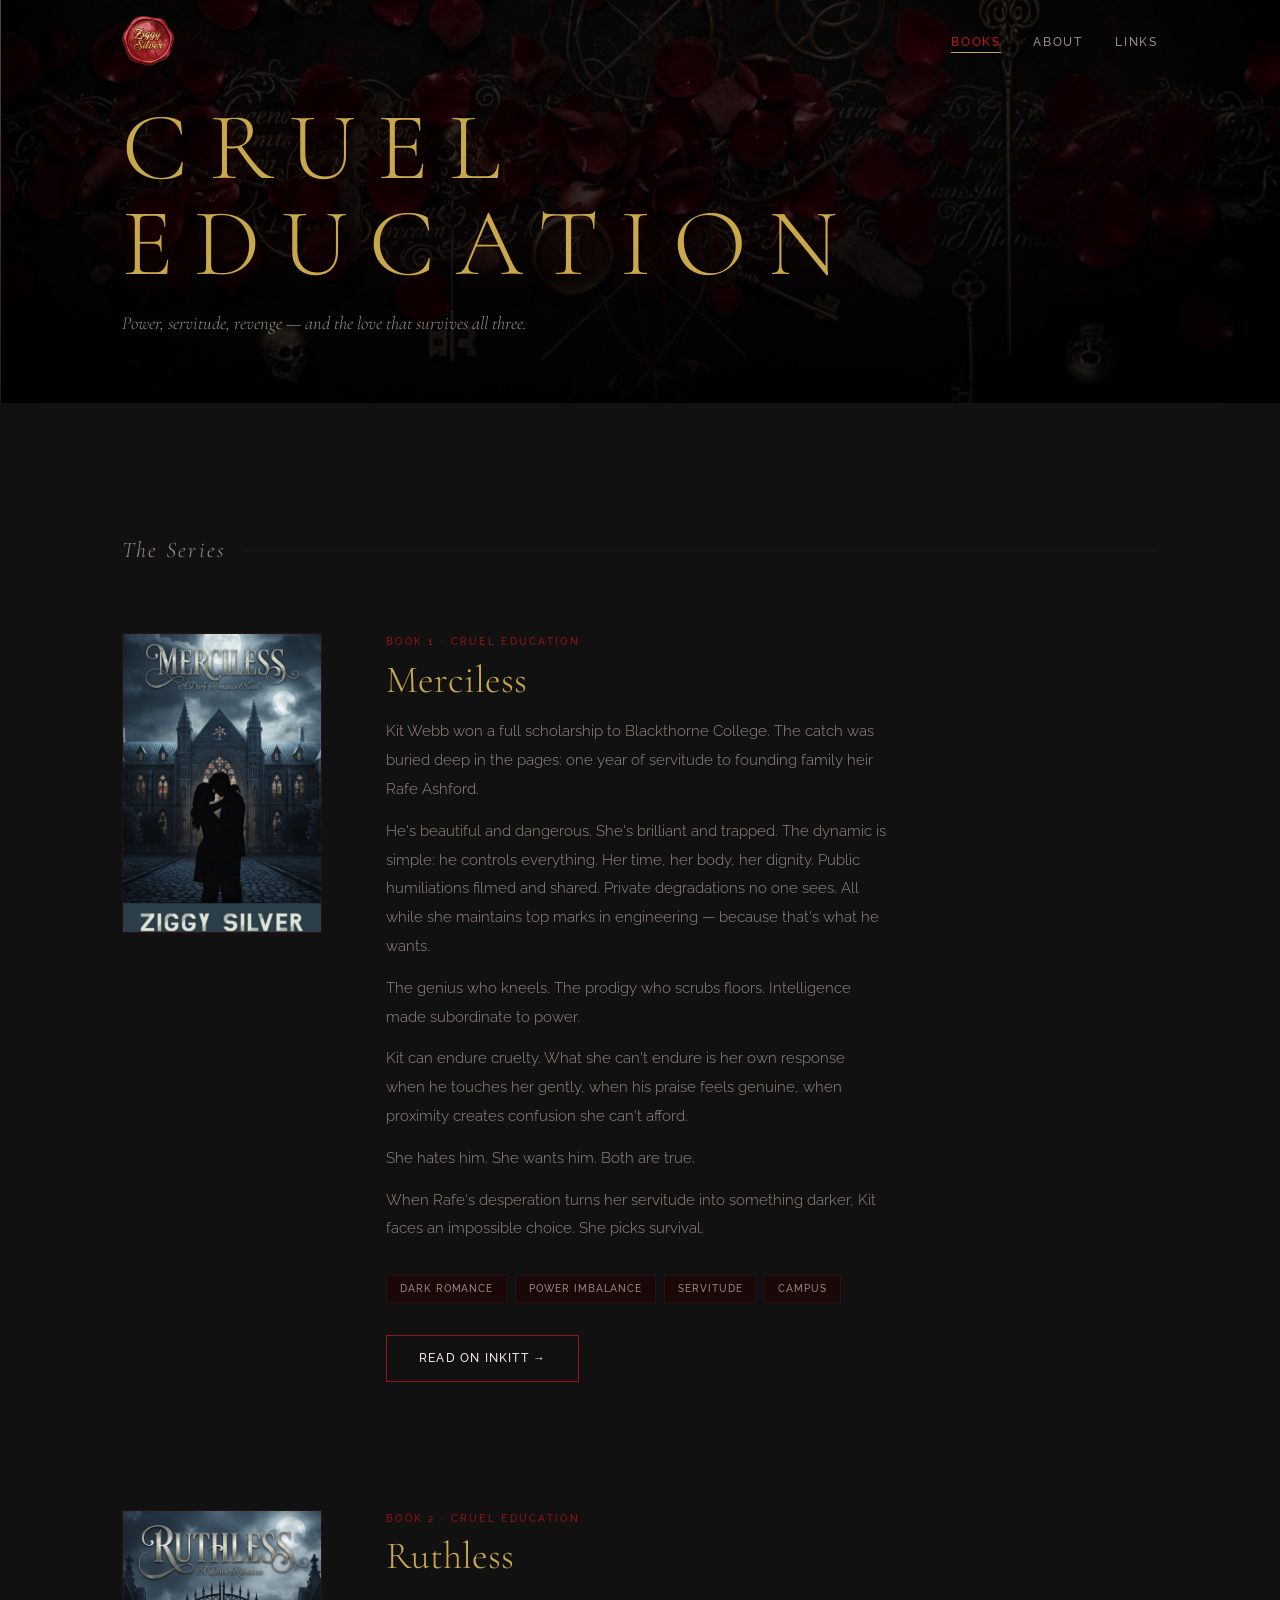
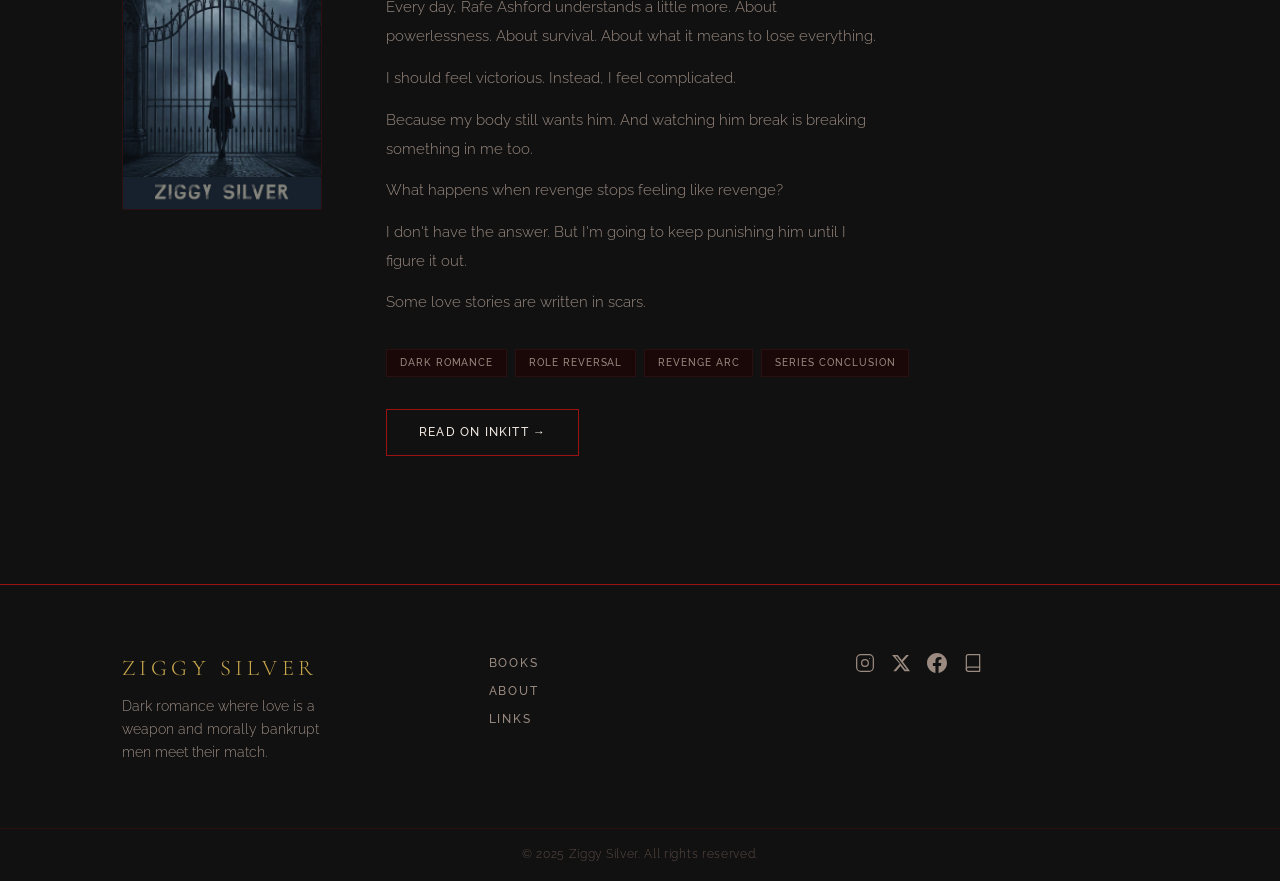
<file: cruel-education.html>
<!DOCTYPE html>
<html lang="en">
<head>
  <meta charset="UTF-8">
  <meta name="viewport" content="width=device-width, initial-scale=1.0">
  <title>Cruel Education — Ziggy Silver</title>
  <meta name="description" content="The Cruel Education series by Ziggy Silver — Merciless and Ruthless. A dark campus duet. Read free on Inkitt.">
  <link rel="canonical" href="https://ziggysilver.co.uk/cruel-education.html">

  <!-- Open Graph -->
  <meta property="og:type" content="website">
  <meta property="og:url" content="https://ziggysilver.co.uk/cruel-education.html">
  <meta property="og:title" content="Cruel Education — Ziggy Silver">
  <meta property="og:description" content="A dark campus duet. Power, servitude, revenge — and the love that survives all three.">
  <meta property="og:image" content="https://ziggysilver.co.uk/assets/images/og-image.jpg">

  <!-- Fonts -->
  <link rel="preconnect" href="https://fonts.googleapis.com">
  <link rel="preconnect" href="https://fonts.gstatic.com" crossorigin>
  <link href="https://fonts.googleapis.com/css2?family=Cormorant+Garamond:ital,wght@0,300;0,400;0,600;1,300;1,400&family=Raleway:wght@300;400;500&display=swap" rel="stylesheet">

  <link rel="stylesheet" href="css/style.css">
</head>
<body>

  <!-- NAV -->
  <nav class="site-nav scrolled" id="site-nav">
    <div class="nav-inner">
      <a href="index.html" class="nav-logo">
        <img src="assets/images/Ziggy-Logo.png" alt="Ziggy Silver" height="50">
      </a>
      <button class="nav-toggle" id="nav-toggle" aria-label="Toggle navigation" aria-expanded="false">
        <span></span>
        <span></span>
        <span></span>
      </button>
      <ul class="nav-links">
        <li class="nav-item--dropdown">
          <a href="books.html">Books</a>
          <ul class="nav-dropdown">
            <li><a href="cruel-education.html">Cruel Education</a></li>
            <li><a href="sweet-treats.html">Sweet Treats</a></li>
            <li><a href="standalones.html">Standalones</a></li>
          </ul>
        </li>
        <li><a href="about.html">About</a></li>
        <li><a href="links.html">Links</a></li>
      </ul>
    </div>
  </nav>

  <!-- MOBILE NAV OVERLAY -->
  <div class="nav-overlay" id="nav-overlay">
    <nav class="nav-overlay-links">
      <a href="books.html">Books</a>
      <div class="nav-overlay-sub">
        <a href="cruel-education.html">Cruel Education</a>
        <a href="sweet-treats.html">Sweet Treats</a>
        <a href="standalones.html">Standalones</a>
      </div>
      <a href="about.html">About</a>
      <a href="links.html">Links</a>
    </nav>
  </div>

  <main>

    <!-- PAGE HERO -->
    <section class="page-hero">
      <div class="container">
        <h1 class="page-hero-title">CRUEL EDUCATION</h1>
        <p class="page-hero-sub">Power, servitude, revenge — and the love that survives all three.</p>
      </div>
    </section>

    <!-- BOOKS -->
    <section class="section section--dark">
      <div class="container">

        <p class="series-heading">The Series</p>

        <!-- Merciless — Book 1 -->
        <div class="book-entry book-entry--merciless">
          <div class="book-entry-cover" role="img" aria-label="Merciless book cover"></div>
          <div class="book-entry-details">
            <span class="book-entry-badge">Book 1 &middot; Cruel Education</span>
            <h2 class="book-entry-title">Merciless</h2>
            <div class="book-entry-blurb">
              <p>Kit Webb won a full scholarship to Blackthorne College. The catch was buried deep in the pages: one year of servitude to founding family heir Rafe Ashford.</p>
              <p>He's beautiful and dangerous. She's brilliant and trapped. The dynamic is simple: he controls everything. Her time, her body, her dignity. Public humiliations filmed and shared. Private degradations no one sees. All while she maintains top marks in engineering — because that's what he wants.</p>
              <p>The genius who kneels. The prodigy who scrubs floors. Intelligence made subordinate to power.</p>
              <p>Kit can endure cruelty. What she can't endure is her own response when he touches her gently, when his praise feels genuine, when proximity creates confusion she can't afford.</p>
              <p>She hates him. She wants him. Both are true.</p>
              <p>When Rafe's desperation turns her servitude into something darker, Kit faces an impossible choice. She picks survival.</p>
            </div>
            <div class="trope-list">
              <span class="trope-tag">Dark Romance</span>
              <span class="trope-tag">Power Imbalance</span>
              <span class="trope-tag">Servitude</span>
              <span class="trope-tag">Campus</span>
            </div>
            <a href="https://www.inkitt.com/ZiggySilver" class="btn btn-primary" target="_blank" rel="noopener noreferrer">Read on Inkitt &rarr;</a>
          </div>
        </div>

        <!-- Ruthless — Book 2 -->
        <div class="book-entry book-entry--ruthless">
          <div class="book-entry-cover" role="img" aria-label="Ruthless book cover"></div>
          <div class="book-entry-details">
            <span class="book-entry-badge">Book 2 &middot; Cruel Education</span>
            <h2 class="book-entry-title">Ruthless</h2>
            <div class="book-entry-blurb">
              <p>Every day, Rafe Ashford understands a little more. About powerlessness. About survival. About what it means to lose everything.</p>
              <p>I should feel victorious. Instead, I feel complicated.</p>
              <p>Because my body still wants him. And watching him break is breaking something in me too.</p>
              <p>What happens when revenge stops feeling like revenge?</p>
              <p>I don't have the answer. But I'm going to keep punishing him until I figure it out.</p>
              <p>Some love stories are written in scars.</p>
            </div>
            <div class="trope-list">
              <span class="trope-tag">Dark Romance</span>
              <span class="trope-tag">Role Reversal</span>
              <span class="trope-tag">Revenge Arc</span>
              <span class="trope-tag">Series Conclusion</span>
            </div>
            <a href="https://www.inkitt.com/ZiggySilver" class="btn btn-primary" target="_blank" rel="noopener noreferrer">Read on Inkitt &rarr;</a>
          </div>
        </div>

      </div>
    </section>

  </main>

  <!-- FOOTER -->
  <footer class="site-footer">
    <div class="footer-inner">
      <div class="footer-brand">
        <span class="footer-logo-text">ZIGGY SILVER</span>
        <p>Dark romance where love is a weapon and morally bankrupt men meet their match.</p>
      </div>
      <nav class="footer-nav" aria-label="Footer navigation">
        <a href="books.html">Books</a>
        <a href="about.html">About</a>
        <a href="links.html">Links</a>
      </nav>
      <div class="footer-social">
        <a href="https://www.instagram.com/ziggy_silver/" target="_blank" rel="noopener noreferrer" aria-label="Instagram">
          <svg viewBox="0 0 24 24" fill="none" stroke="currentColor" stroke-width="1.5" stroke-linecap="round" stroke-linejoin="round" aria-hidden="true"><rect x="2" y="2" width="20" height="20" rx="5"/><circle cx="12" cy="12" r="4"/><circle cx="17.5" cy="6.5" r="0.6" fill="currentColor" stroke="none"/></svg>
        </a>
        <a href="https://x.com/Ziggy_Silver" target="_blank" rel="noopener noreferrer" aria-label="X (Twitter)">
          <svg viewBox="0 0 24 24" fill="currentColor" aria-hidden="true"><path d="M18.244 2.25h3.308l-7.227 8.26 8.502 11.24H16.17l-4.714-6.231-5.401 6.231H2.746l7.73-8.835L1.254 2.25H8.08l4.713 6.231zm-1.161 17.52h1.833L7.084 4.126H5.117z"/></svg>
        </a>
        <a href="https://www.facebook.com/profile.php?id=61581573982832" target="_blank" rel="noopener noreferrer" aria-label="Facebook">
          <svg viewBox="0 0 24 24" fill="currentColor" aria-hidden="true"><path d="M24 12.073c0-6.627-5.373-12-12-12s-12 5.373-12 12c0 5.99 4.388 10.954 10.125 11.854v-8.385H7.078v-3.47h3.047V9.43c0-3.007 1.792-4.669 4.533-4.669 1.312 0 2.686.235 2.686.235v2.953H15.83c-1.491 0-1.956.925-1.956 1.874v2.25h3.328l-.532 3.47h-2.796v8.385C19.612 23.027 24 18.062 24 12.073z"/></svg>
        </a>
        <a href="https://www.inkitt.com/ZiggySilver" target="_blank" rel="noopener noreferrer" aria-label="Inkitt">
          <svg viewBox="0 0 24 24" fill="none" stroke="currentColor" stroke-width="1.5" stroke-linecap="round" stroke-linejoin="round" aria-hidden="true"><path d="M4 19.5A2.5 2.5 0 0 1 6.5 17H20"/><path d="M6.5 2H20v20H6.5A2.5 2.5 0 0 1 4 19.5v-15A2.5 2.5 0 0 1 6.5 2z"/></svg>
        </a>
      </div>
    </div>
    <div class="footer-bottom">
      <p>&copy; 2025 Ziggy Silver. All rights reserved.</p>
    </div>
  </footer>

  <script src="js/main.js"></script>
</body>
</html>
</file>
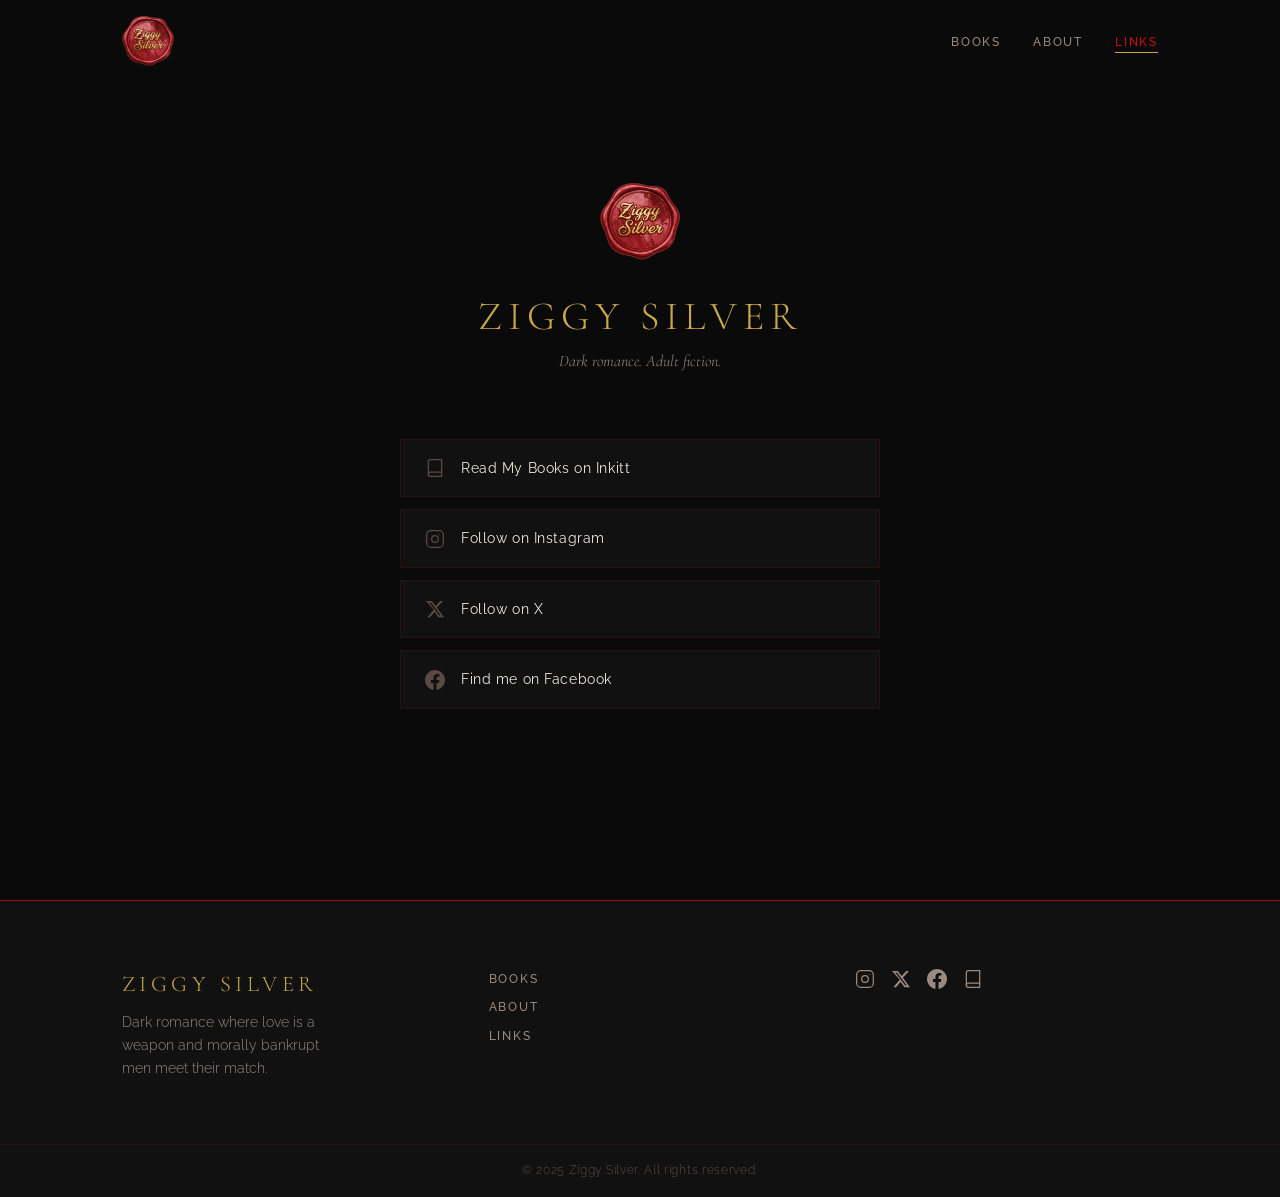
<file: links.html>
<!DOCTYPE html>
<html lang="en">
<head>
  <meta charset="UTF-8">
  <meta name="viewport" content="width=device-width, initial-scale=1.0">
  <title>Links — Ziggy Silver</title>
  <meta name="description" content="Find Ziggy Silver on Inkitt, Instagram, X, and Facebook. All links in one place.">
  <link rel="canonical" href="https://ziggysilver.co.uk/links.html">

  <!-- Open Graph -->
  <meta property="og:type" content="website">
  <meta property="og:url" content="https://ziggysilver.co.uk/links.html">
  <meta property="og:title" content="Links — Ziggy Silver">
  <meta property="og:description" content="Find Ziggy Silver on Inkitt, Instagram, X, and Facebook.">
  <meta property="og:image" content="https://ziggysilver.co.uk/assets/images/og-image.jpg">

  <!-- Fonts -->
  <link rel="preconnect" href="https://fonts.googleapis.com">
  <link rel="preconnect" href="https://fonts.gstatic.com" crossorigin>
  <link href="https://fonts.googleapis.com/css2?family=Cormorant+Garamond:ital,wght@0,300;0,400;0,600;1,300;1,400&family=Raleway:wght@300;400;500&display=swap" rel="stylesheet">

  <link rel="stylesheet" href="css/style.css">
</head>
<body>

  <!-- NAV -->
  <nav class="site-nav scrolled" id="site-nav">
    <div class="nav-inner">
      <a href="index.html" class="nav-logo">
        <img src="assets/images/Ziggy-Logo.png" alt="Ziggy Silver" height="50">
      </a>
      <button class="nav-toggle" id="nav-toggle" aria-label="Toggle navigation" aria-expanded="false">
        <span></span>
        <span></span>
        <span></span>
      </button>
      <ul class="nav-links">
        <li class="nav-item--dropdown">
          <a href="books.html">Books</a>
          <ul class="nav-dropdown">
            <li><a href="cruel-education.html">Cruel Education</a></li>
            <li><a href="sweet-treats.html">Sweet Treats</a></li>
            <li><a href="standalones.html">Standalones</a></li>
          </ul>
        </li>
        <li><a href="about.html">About</a></li>
        <li><a href="links.html">Links</a></li>
      </ul>
    </div>
  </nav>

  <!-- MOBILE NAV OVERLAY -->
  <div class="nav-overlay" id="nav-overlay">
    <nav class="nav-overlay-links">
      <a href="books.html">Books</a>
      <div class="nav-overlay-sub">
        <a href="cruel-education.html">Cruel Education</a>
        <a href="sweet-treats.html">Sweet Treats</a>
        <a href="standalones.html">Standalones</a>
      </div>
      <a href="about.html">About</a>
      <a href="links.html">Links</a>
    </nav>
  </div>

  <main>
    <div class="links-page">
      <div class="links-inner">

        <div class="links-header">
          <img src="assets/images/Ziggy-Logo.png" alt="Ziggy Silver" class="links-logo" loading="lazy">
          <h1 class="links-name">ZIGGY SILVER</h1>
          <p class="links-tagline">Dark romance. Adult fiction.</p>
        </div>

        <ul class="links-list">

          <li>
            <a href="https://www.inkitt.com/ZiggySilver" class="link-item" target="_blank" rel="noopener noreferrer">
              <svg class="link-item-icon" viewBox="0 0 24 24" fill="none" stroke="currentColor" stroke-width="1.5" stroke-linecap="round" stroke-linejoin="round" aria-hidden="true"><path d="M4 19.5A2.5 2.5 0 0 1 6.5 17H20"/><path d="M6.5 2H20v20H6.5A2.5 2.5 0 0 1 4 19.5v-15A2.5 2.5 0 0 1 6.5 2z"/></svg>
              Read My Books on Inkitt
            </a>
          </li>

          <li>
            <a href="https://www.instagram.com/ziggy_silver/" class="link-item" target="_blank" rel="noopener noreferrer">
              <svg class="link-item-icon" viewBox="0 0 24 24" fill="none" stroke="currentColor" stroke-width="1.5" stroke-linecap="round" stroke-linejoin="round" aria-hidden="true"><rect x="2" y="2" width="20" height="20" rx="5"/><circle cx="12" cy="12" r="4"/><circle cx="17.5" cy="6.5" r="0.6" fill="currentColor" stroke="none"/></svg>
              Follow on Instagram
            </a>
          </li>

          <li>
            <a href="https://x.com/Ziggy_Silver" class="link-item" target="_blank" rel="noopener noreferrer">
              <svg class="link-item-icon" viewBox="0 0 24 24" fill="currentColor" aria-hidden="true"><path d="M18.244 2.25h3.308l-7.227 8.26 8.502 11.24H16.17l-4.714-6.231-5.401 6.231H2.746l7.73-8.835L1.254 2.25H8.08l4.713 6.231zm-1.161 17.52h1.833L7.084 4.126H5.117z"/></svg>
              Follow on X
            </a>
          </li>

          <li>
            <a href="https://www.facebook.com/profile.php?id=61581573982832" class="link-item" target="_blank" rel="noopener noreferrer">
              <svg class="link-item-icon" viewBox="0 0 24 24" fill="currentColor" aria-hidden="true"><path d="M24 12.073c0-6.627-5.373-12-12-12s-12 5.373-12 12c0 5.99 4.388 10.954 10.125 11.854v-8.385H7.078v-3.47h3.047V9.43c0-3.007 1.792-4.669 4.533-4.669 1.312 0 2.686.235 2.686.235v2.953H15.83c-1.491 0-1.956.925-1.956 1.874v2.25h3.328l-.532 3.47h-2.796v8.385C19.612 23.027 24 18.062 24 12.073z"/></svg>
              Find me on Facebook
            </a>
          </li>

        </ul>

      </div>
    </div>
  </main>

  <!-- FOOTER -->
  <footer class="site-footer">
    <div class="footer-inner">
      <div class="footer-brand">
        <span class="footer-logo-text">ZIGGY SILVER</span>
        <p>Dark romance where love is a weapon and morally bankrupt men meet their match.</p>
      </div>
      <nav class="footer-nav" aria-label="Footer navigation">
        <a href="books.html">Books</a>
        <a href="about.html">About</a>
        <a href="links.html">Links</a>
      </nav>
      <div class="footer-social">
        <a href="https://www.instagram.com/ziggy_silver/" target="_blank" rel="noopener noreferrer" aria-label="Instagram">
          <svg viewBox="0 0 24 24" fill="none" stroke="currentColor" stroke-width="1.5" stroke-linecap="round" stroke-linejoin="round" aria-hidden="true"><rect x="2" y="2" width="20" height="20" rx="5"/><circle cx="12" cy="12" r="4"/><circle cx="17.5" cy="6.5" r="0.6" fill="currentColor" stroke="none"/></svg>
        </a>
        <a href="https://x.com/Ziggy_Silver" target="_blank" rel="noopener noreferrer" aria-label="X (Twitter)">
          <svg viewBox="0 0 24 24" fill="currentColor" aria-hidden="true"><path d="M18.244 2.25h3.308l-7.227 8.26 8.502 11.24H16.17l-4.714-6.231-5.401 6.231H2.746l7.73-8.835L1.254 2.25H8.08l4.713 6.231zm-1.161 17.52h1.833L7.084 4.126H5.117z"/></svg>
        </a>
        <a href="https://www.facebook.com/profile.php?id=61581573982832" target="_blank" rel="noopener noreferrer" aria-label="Facebook">
          <svg viewBox="0 0 24 24" fill="currentColor" aria-hidden="true"><path d="M24 12.073c0-6.627-5.373-12-12-12s-12 5.373-12 12c0 5.99 4.388 10.954 10.125 11.854v-8.385H7.078v-3.47h3.047V9.43c0-3.007 1.792-4.669 4.533-4.669 1.312 0 2.686.235 2.686.235v2.953H15.83c-1.491 0-1.956.925-1.956 1.874v2.25h3.328l-.532 3.47h-2.796v8.385C19.612 23.027 24 18.062 24 12.073z"/></svg>
        </a>
        <a href="https://www.inkitt.com/ZiggySilver" target="_blank" rel="noopener noreferrer" aria-label="Inkitt">
          <svg viewBox="0 0 24 24" fill="none" stroke="currentColor" stroke-width="1.5" stroke-linecap="round" stroke-linejoin="round" aria-hidden="true"><path d="M4 19.5A2.5 2.5 0 0 1 6.5 17H20"/><path d="M6.5 2H20v20H6.5A2.5 2.5 0 0 1 4 19.5v-15A2.5 2.5 0 0 1 6.5 2z"/></svg>
        </a>
      </div>
    </div>
    <div class="footer-bottom">
      <p>&copy; 2025 Ziggy Silver. All rights reserved.</p>
    </div>
  </footer>

  <script src="js/main.js"></script>
</body>
</html>
</file>
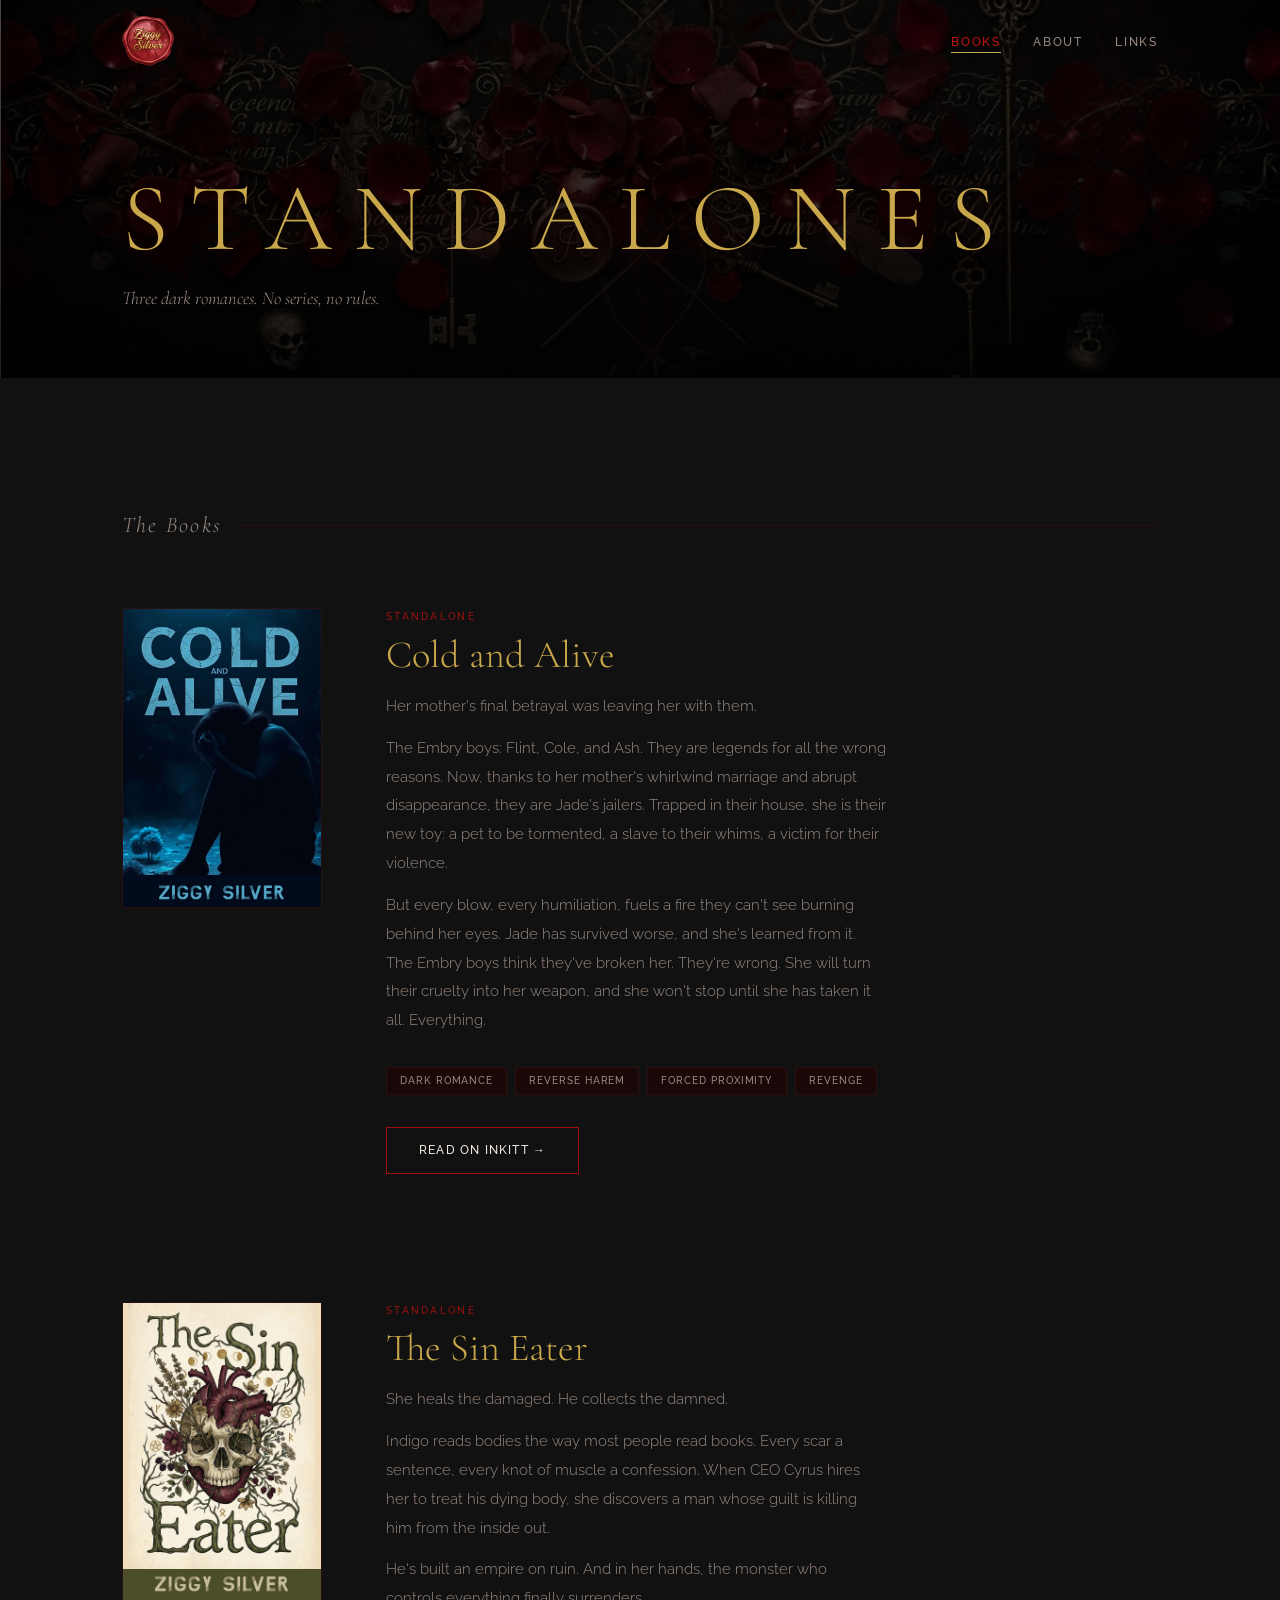
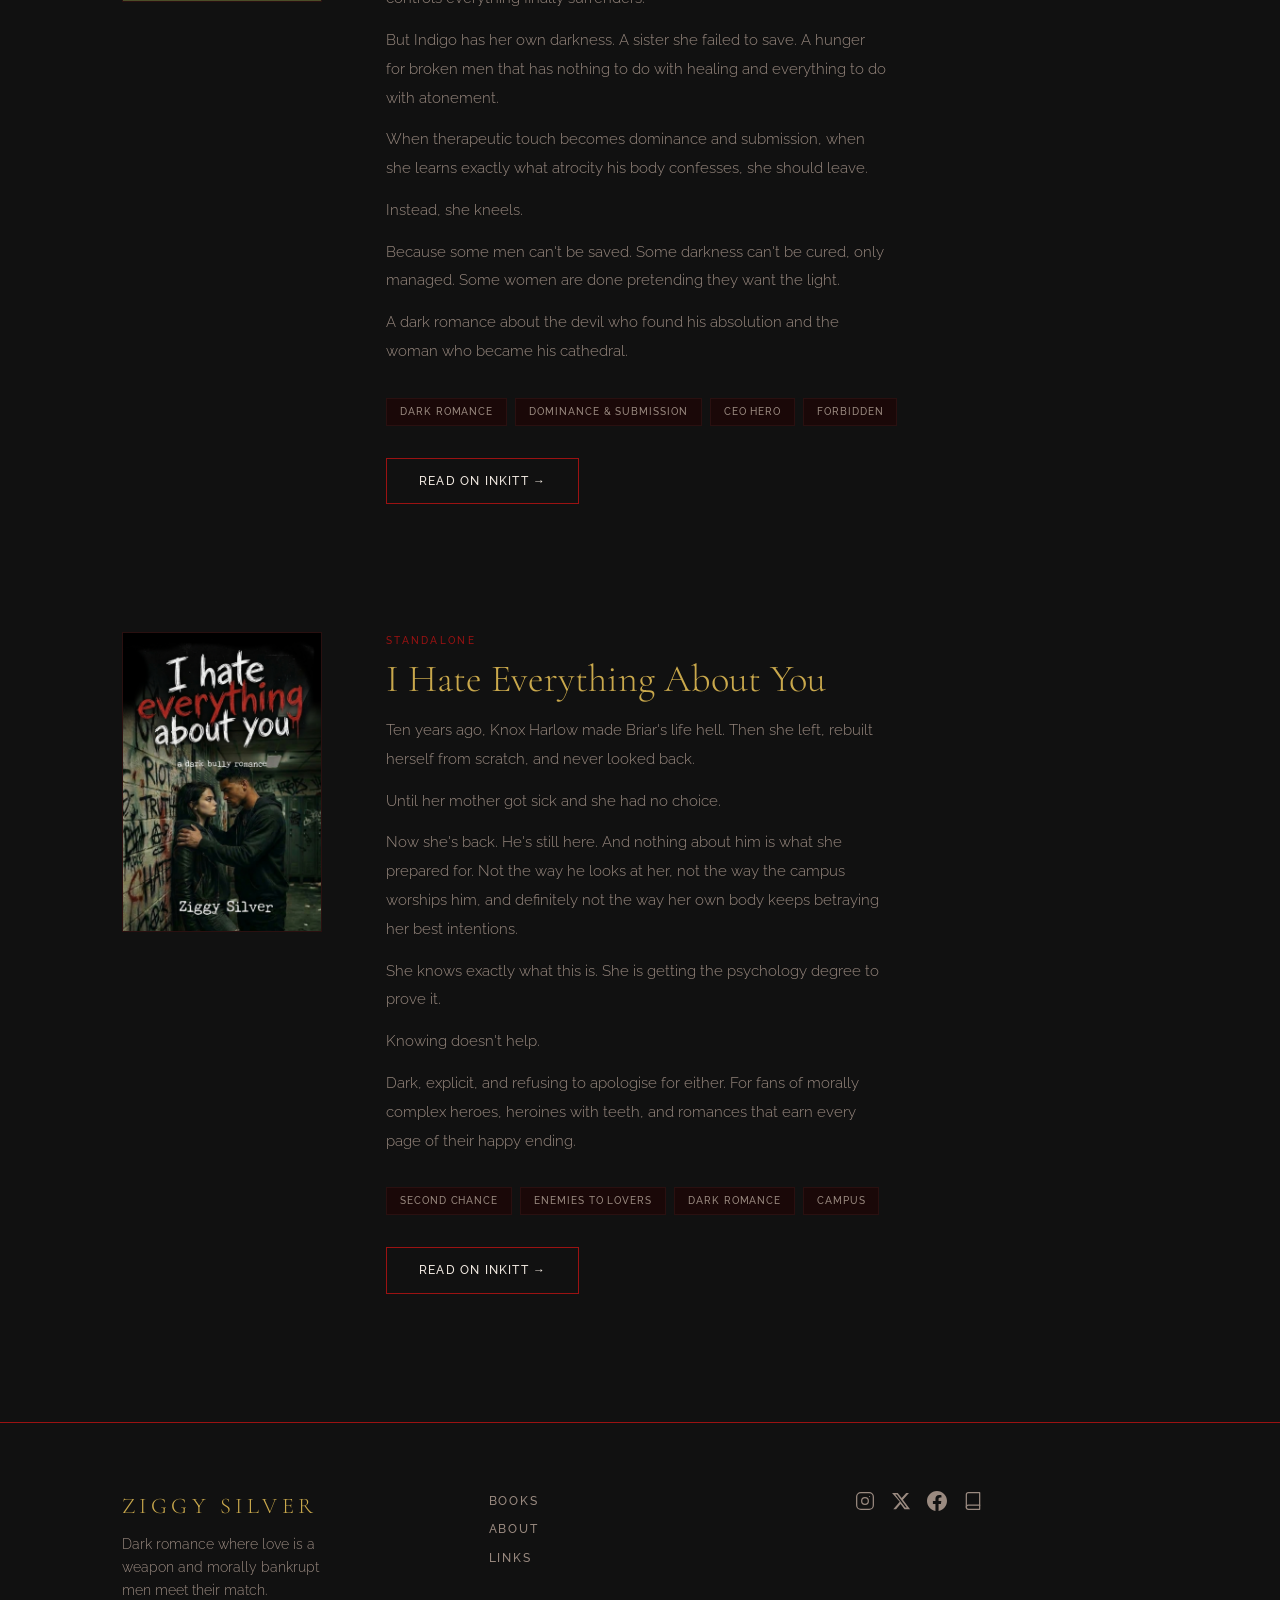
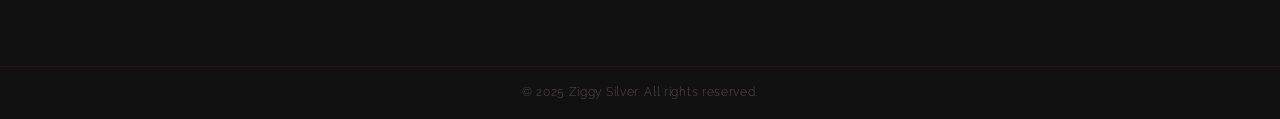
<file: standalones.html>
<!DOCTYPE html>
<html lang="en">
<head>
  <meta charset="UTF-8">
  <meta name="viewport" content="width=device-width, initial-scale=1.0">
  <title>Standalones — Ziggy Silver</title>
  <meta name="description" content="Standalone dark romance novels by Ziggy Silver — Cold and Alive, The Sin Eater, I Hate Everything About You. Read free on Inkitt.">
  <link rel="canonical" href="https://ziggysilver.co.uk/standalones.html">

  <!-- Open Graph -->
  <meta property="og:type" content="website">
  <meta property="og:url" content="https://ziggysilver.co.uk/standalones.html">
  <meta property="og:title" content="Standalones — Ziggy Silver">
  <meta property="og:description" content="Three dark romances. No series, no rules.">
  <meta property="og:image" content="https://ziggysilver.co.uk/assets/images/og-image.jpg">

  <!-- Fonts -->
  <link rel="preconnect" href="https://fonts.googleapis.com">
  <link rel="preconnect" href="https://fonts.gstatic.com" crossorigin>
  <link href="https://fonts.googleapis.com/css2?family=Cormorant+Garamond:ital,wght@0,300;0,400;0,600;1,300;1,400&family=Raleway:wght@300;400;500&display=swap" rel="stylesheet">

  <link rel="stylesheet" href="css/style.css">
</head>
<body>

  <!-- NAV -->
  <nav class="site-nav scrolled" id="site-nav">
    <div class="nav-inner">
      <a href="index.html" class="nav-logo">
        <img src="assets/images/Ziggy-Logo.png" alt="Ziggy Silver" height="50">
      </a>
      <button class="nav-toggle" id="nav-toggle" aria-label="Toggle navigation" aria-expanded="false">
        <span></span>
        <span></span>
        <span></span>
      </button>
      <ul class="nav-links">
        <li class="nav-item--dropdown">
          <a href="books.html">Books</a>
          <ul class="nav-dropdown">
            <li><a href="cruel-education.html">Cruel Education</a></li>
            <li><a href="sweet-treats.html">Sweet Treats</a></li>
            <li><a href="standalones.html">Standalones</a></li>
          </ul>
        </li>
        <li><a href="about.html">About</a></li>
        <li><a href="links.html">Links</a></li>
      </ul>
    </div>
  </nav>

  <!-- MOBILE NAV OVERLAY -->
  <div class="nav-overlay" id="nav-overlay">
    <nav class="nav-overlay-links">
      <a href="books.html">Books</a>
      <div class="nav-overlay-sub">
        <a href="cruel-education.html">Cruel Education</a>
        <a href="sweet-treats.html">Sweet Treats</a>
        <a href="standalones.html">Standalones</a>
      </div>
      <a href="about.html">About</a>
      <a href="links.html">Links</a>
    </nav>
  </div>

  <main>

    <!-- PAGE HERO -->
    <section class="page-hero">
      <div class="container">
        <h1 class="page-hero-title">STANDALONES</h1>
        <p class="page-hero-sub">Three dark romances. No series, no rules.</p>
      </div>
    </section>

    <!-- BOOKS -->
    <section class="section section--dark">
      <div class="container">

        <p class="series-heading">The Books</p>

        <!-- Cold and Alive -->
        <div class="book-entry book-entry--cold-alive">
          <div class="book-entry-cover" role="img" aria-label="Cold and Alive book cover"></div>
          <div class="book-entry-details">
            <span class="book-entry-badge">Standalone</span>
            <h2 class="book-entry-title">Cold and Alive</h2>
            <div class="book-entry-blurb">
              <p>Her mother's final betrayal was leaving her with them.</p>
              <p>The Embry boys: Flint, Cole, and Ash. They are legends for all the wrong reasons. Now, thanks to her mother's whirlwind marriage and abrupt disappearance, they are Jade's jailers. Trapped in their house, she is their new toy: a pet to be tormented, a slave to their whims, a victim for their violence.</p>
              <p>But every blow, every humiliation, fuels a fire they can't see burning behind her eyes. Jade has survived worse, and she's learned from it. The Embry boys think they've broken her. They're wrong. She will turn their cruelty into her weapon, and she won't stop until she has taken it all. Everything.</p>
            </div>
            <div class="trope-list">
              <span class="trope-tag">Dark Romance</span>
              <span class="trope-tag">Reverse Harem</span>
              <span class="trope-tag">Forced Proximity</span>
              <span class="trope-tag">Revenge</span>
            </div>
            <a href="https://www.inkitt.com/ZiggySilver" class="btn btn-primary" target="_blank" rel="noopener noreferrer">Read on Inkitt &rarr;</a>
          </div>
        </div>

        <!-- The Sin Eater -->
        <div class="book-entry book-entry--sin-eater">
          <div class="book-entry-cover" role="img" aria-label="The Sin Eater book cover"></div>
          <div class="book-entry-details">
            <span class="book-entry-badge">Standalone</span>
            <h2 class="book-entry-title">The Sin Eater</h2>
            <div class="book-entry-blurb">
              <p>She heals the damaged. He collects the damned.</p>
              <p>Indigo reads bodies the way most people read books. Every scar a sentence, every knot of muscle a confession. When CEO Cyrus hires her to treat his dying body, she discovers a man whose guilt is killing him from the inside out.</p>
              <p>He's built an empire on ruin. And in her hands, the monster who controls everything finally surrenders.</p>
              <p>But Indigo has her own darkness. A sister she failed to save. A hunger for broken men that has nothing to do with healing and everything to do with atonement.</p>
              <p>When therapeutic touch becomes dominance and submission, when she learns exactly what atrocity his body confesses, she should leave.</p>
              <p>Instead, she kneels.</p>
              <p>Because some men can't be saved. Some darkness can't be cured, only managed. Some women are done pretending they want the light.</p>
              <p>A dark romance about the devil who found his absolution and the woman who became his cathedral.</p>
            </div>
            <div class="trope-list">
              <span class="trope-tag">Dark Romance</span>
              <span class="trope-tag">Dominance &amp; Submission</span>
              <span class="trope-tag">CEO Hero</span>
              <span class="trope-tag">Forbidden</span>
            </div>
            <a href="https://www.inkitt.com/ZiggySilver" class="btn btn-primary" target="_blank" rel="noopener noreferrer">Read on Inkitt &rarr;</a>
          </div>
        </div>

        <!-- I Hate Everything About You -->
        <div class="book-entry book-entry--i-hate">
          <div class="book-entry-cover" role="img" aria-label="I Hate Everything About You book cover"></div>
          <div class="book-entry-details">
            <span class="book-entry-badge">Standalone</span>
            <h2 class="book-entry-title">I Hate Everything About You</h2>
            <div class="book-entry-blurb">
              <p>Ten years ago, Knox Harlow made Briar's life hell. Then she left, rebuilt herself from scratch, and never looked back.</p>
              <p>Until her mother got sick and she had no choice.</p>
              <p>Now she's back. He's still here. And nothing about him is what she prepared for. Not the way he looks at her, not the way the campus worships him, and definitely not the way her own body keeps betraying her best intentions.</p>
              <p>She knows exactly what this is. She is getting the psychology degree to prove it.</p>
              <p>Knowing doesn't help.</p>
              <p>Dark, explicit, and refusing to apologise for either. For fans of morally complex heroes, heroines with teeth, and romances that earn every page of their happy ending.</p>
            </div>
            <div class="trope-list">
              <span class="trope-tag">Second Chance</span>
              <span class="trope-tag">Enemies to Lovers</span>
              <span class="trope-tag">Dark Romance</span>
              <span class="trope-tag">Campus</span>
            </div>
            <a href="https://www.inkitt.com/ZiggySilver" class="btn btn-primary" target="_blank" rel="noopener noreferrer">Read on Inkitt &rarr;</a>
          </div>
        </div>

      </div>
    </section>

  </main>

  <!-- FOOTER -->
  <footer class="site-footer">
    <div class="footer-inner">
      <div class="footer-brand">
        <span class="footer-logo-text">ZIGGY SILVER</span>
        <p>Dark romance where love is a weapon and morally bankrupt men meet their match.</p>
      </div>
      <nav class="footer-nav" aria-label="Footer navigation">
        <a href="books.html">Books</a>
        <a href="about.html">About</a>
        <a href="links.html">Links</a>
      </nav>
      <div class="footer-social">
        <a href="https://www.instagram.com/ziggy_silver/" target="_blank" rel="noopener noreferrer" aria-label="Instagram">
          <svg viewBox="0 0 24 24" fill="none" stroke="currentColor" stroke-width="1.5" stroke-linecap="round" stroke-linejoin="round" aria-hidden="true"><rect x="2" y="2" width="20" height="20" rx="5"/><circle cx="12" cy="12" r="4"/><circle cx="17.5" cy="6.5" r="0.6" fill="currentColor" stroke="none"/></svg>
        </a>
        <a href="https://x.com/Ziggy_Silver" target="_blank" rel="noopener noreferrer" aria-label="X (Twitter)">
          <svg viewBox="0 0 24 24" fill="currentColor" aria-hidden="true"><path d="M18.244 2.25h3.308l-7.227 8.26 8.502 11.24H16.17l-4.714-6.231-5.401 6.231H2.746l7.73-8.835L1.254 2.25H8.08l4.713 6.231zm-1.161 17.52h1.833L7.084 4.126H5.117z"/></svg>
        </a>
        <a href="https://www.facebook.com/profile.php?id=61581573982832" target="_blank" rel="noopener noreferrer" aria-label="Facebook">
          <svg viewBox="0 0 24 24" fill="currentColor" aria-hidden="true"><path d="M24 12.073c0-6.627-5.373-12-12-12s-12 5.373-12 12c0 5.99 4.388 10.954 10.125 11.854v-8.385H7.078v-3.47h3.047V9.43c0-3.007 1.792-4.669 4.533-4.669 1.312 0 2.686.235 2.686.235v2.953H15.83c-1.491 0-1.956.925-1.956 1.874v2.25h3.328l-.532 3.47h-2.796v8.385C19.612 23.027 24 18.062 24 12.073z"/></svg>
        </a>
        <a href="https://www.inkitt.com/ZiggySilver" target="_blank" rel="noopener noreferrer" aria-label="Inkitt">
          <svg viewBox="0 0 24 24" fill="none" stroke="currentColor" stroke-width="1.5" stroke-linecap="round" stroke-linejoin="round" aria-hidden="true"><path d="M4 19.5A2.5 2.5 0 0 1 6.5 17H20"/><path d="M6.5 2H20v20H6.5A2.5 2.5 0 0 1 4 19.5v-15A2.5 2.5 0 0 1 6.5 2z"/></svg>
        </a>
      </div>
    </div>
    <div class="footer-bottom">
      <p>&copy; 2025 Ziggy Silver. All rights reserved.</p>
    </div>
  </footer>

  <script src="js/main.js"></script>
</body>
</html>
</file>
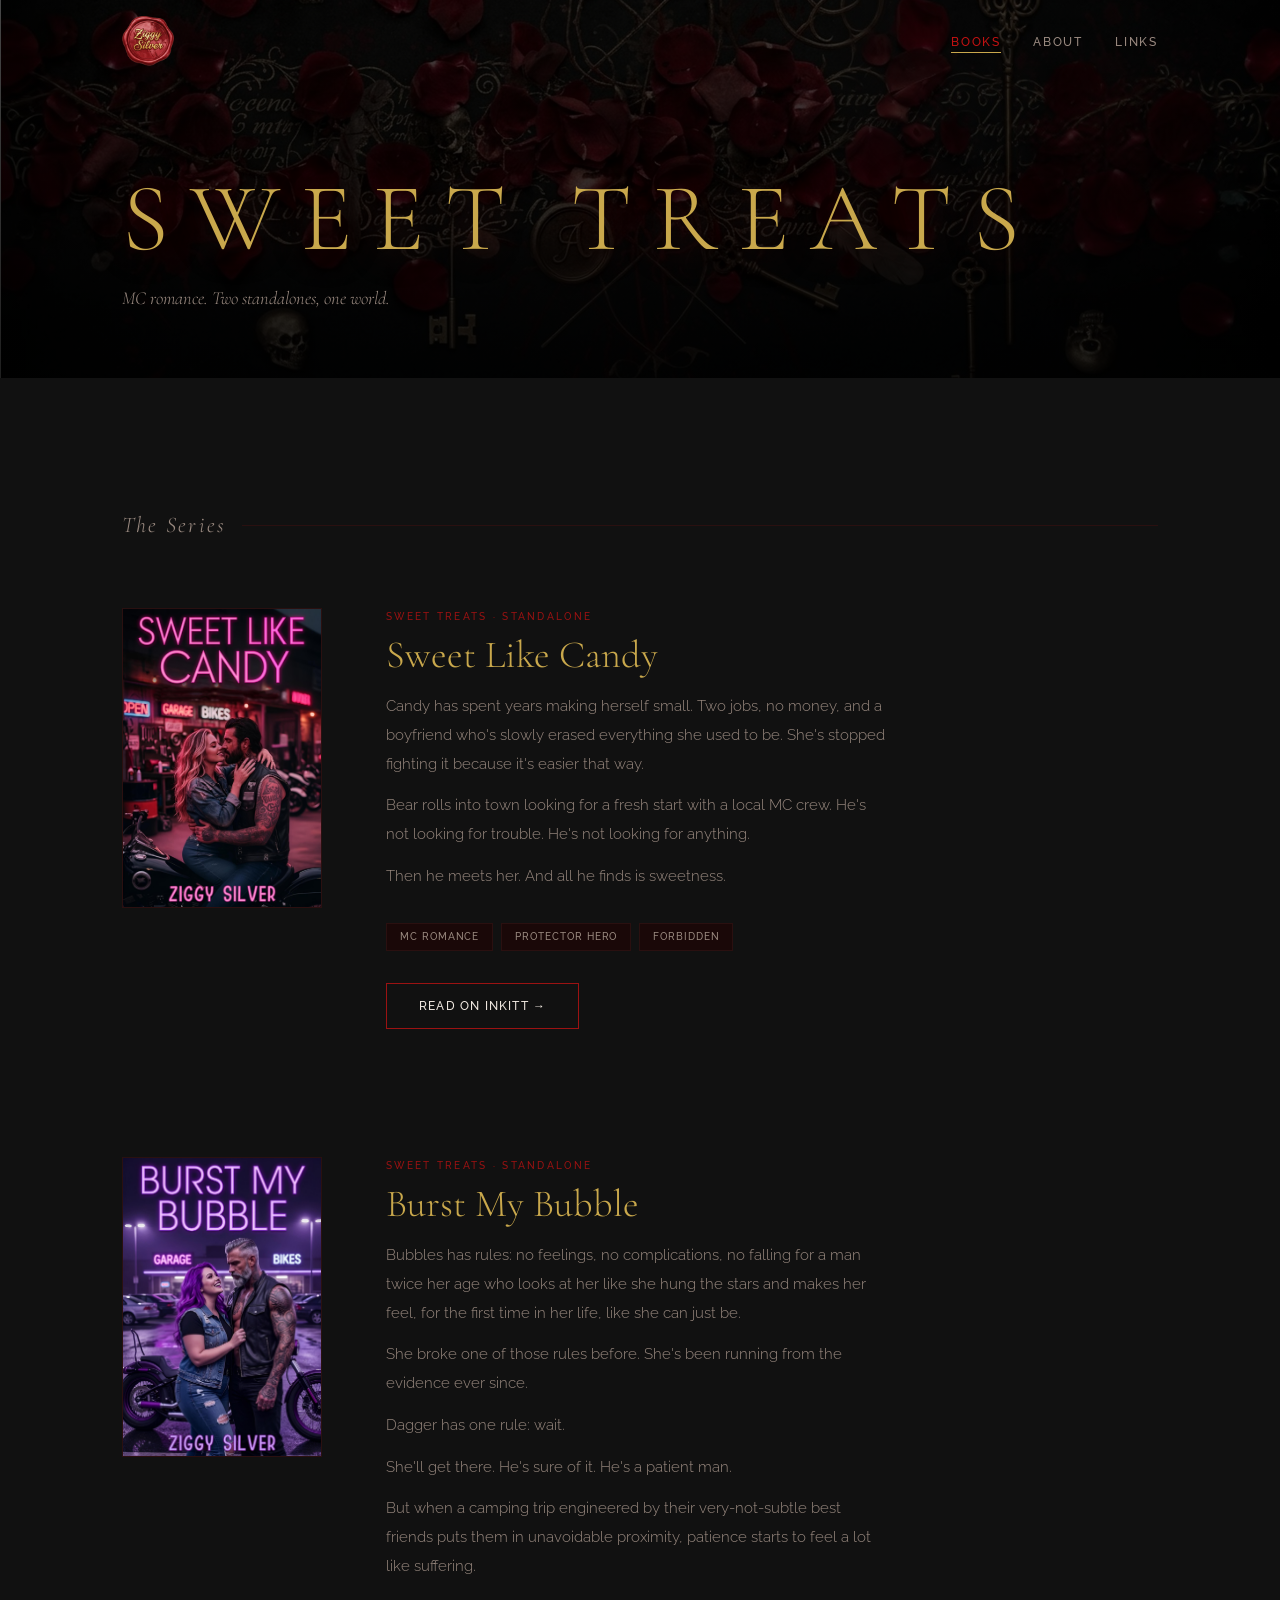
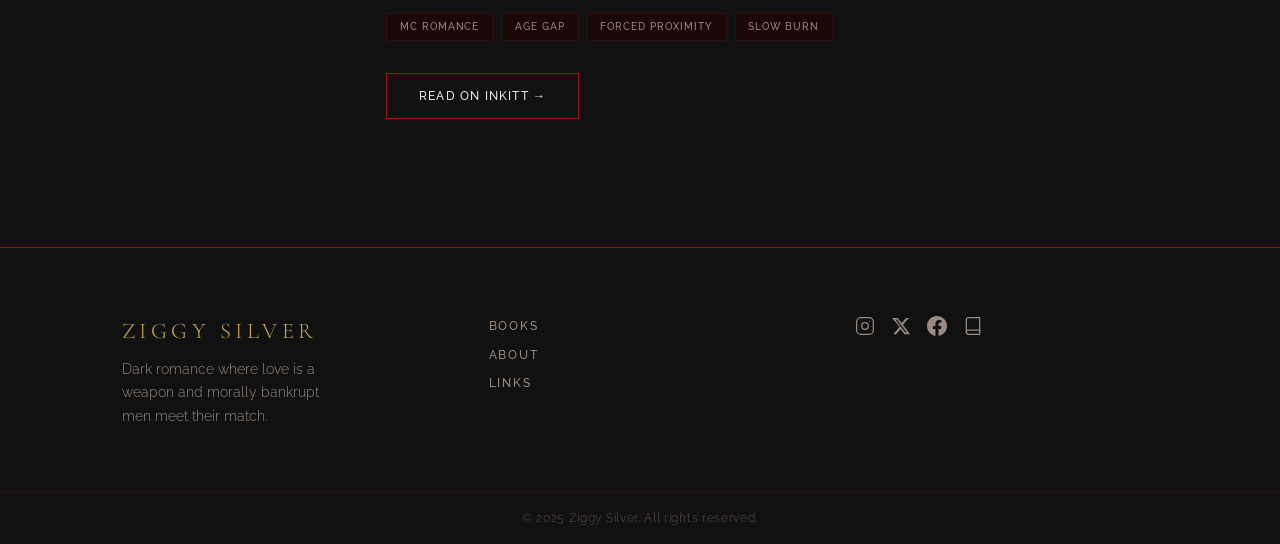
<file: sweet-treats.html>
<!DOCTYPE html>
<html lang="en">
<head>
  <meta charset="UTF-8">
  <meta name="viewport" content="width=device-width, initial-scale=1.0">
  <title>Sweet Treats — Ziggy Silver</title>
  <meta name="description" content="The Sweet Treats series by Ziggy Silver — Sweet Like Candy and Burst My Bubble. MC romance. Two standalones, one world. Read free on Inkitt.">
  <link rel="canonical" href="https://ziggysilver.co.uk/sweet-treats.html">

  <!-- Open Graph -->
  <meta property="og:type" content="website">
  <meta property="og:url" content="https://ziggysilver.co.uk/sweet-treats.html">
  <meta property="og:title" content="Sweet Treats — Ziggy Silver">
  <meta property="og:description" content="MC romance. Two standalones, one world.">
  <meta property="og:image" content="https://ziggysilver.co.uk/assets/images/og-image.jpg">

  <!-- Fonts -->
  <link rel="preconnect" href="https://fonts.googleapis.com">
  <link rel="preconnect" href="https://fonts.gstatic.com" crossorigin>
  <link href="https://fonts.googleapis.com/css2?family=Cormorant+Garamond:ital,wght@0,300;0,400;0,600;1,300;1,400&family=Raleway:wght@300;400;500&display=swap" rel="stylesheet">

  <link rel="stylesheet" href="css/style.css">
</head>
<body>

  <!-- NAV -->
  <nav class="site-nav scrolled" id="site-nav">
    <div class="nav-inner">
      <a href="index.html" class="nav-logo">
        <img src="assets/images/Ziggy-Logo.png" alt="Ziggy Silver" height="50">
      </a>
      <button class="nav-toggle" id="nav-toggle" aria-label="Toggle navigation" aria-expanded="false">
        <span></span>
        <span></span>
        <span></span>
      </button>
      <ul class="nav-links">
        <li class="nav-item--dropdown">
          <a href="books.html">Books</a>
          <ul class="nav-dropdown">
            <li><a href="cruel-education.html">Cruel Education</a></li>
            <li><a href="sweet-treats.html">Sweet Treats</a></li>
            <li><a href="standalones.html">Standalones</a></li>
          </ul>
        </li>
        <li><a href="about.html">About</a></li>
        <li><a href="links.html">Links</a></li>
      </ul>
    </div>
  </nav>

  <!-- MOBILE NAV OVERLAY -->
  <div class="nav-overlay" id="nav-overlay">
    <nav class="nav-overlay-links">
      <a href="books.html">Books</a>
      <div class="nav-overlay-sub">
        <a href="cruel-education.html">Cruel Education</a>
        <a href="sweet-treats.html">Sweet Treats</a>
        <a href="standalones.html">Standalones</a>
      </div>
      <a href="about.html">About</a>
      <a href="links.html">Links</a>
    </nav>
  </div>

  <main>

    <!-- PAGE HERO -->
    <section class="page-hero">
      <div class="container">
        <h1 class="page-hero-title">SWEET TREATS</h1>
        <p class="page-hero-sub">MC romance. Two standalones, one world.</p>
      </div>
    </section>

    <!-- BOOKS -->
    <section class="section section--dark">
      <div class="container">

        <p class="series-heading">The Series</p>

        <!-- Sweet Like Candy -->
        <div class="book-entry book-entry--candy">
          <div class="book-entry-cover" role="img" aria-label="Sweet Like Candy book cover"></div>
          <div class="book-entry-details">
            <span class="book-entry-badge">Sweet Treats &middot; Standalone</span>
            <h2 class="book-entry-title">Sweet Like Candy</h2>
            <div class="book-entry-blurb">
              <p>Candy has spent years making herself small. Two jobs, no money, and a boyfriend who's slowly erased everything she used to be. She's stopped fighting it because it's easier that way.</p>
              <p>Bear rolls into town looking for a fresh start with a local MC crew. He's not looking for trouble. He's not looking for anything.</p>
              <p>Then he meets her. And all he finds is sweetness.</p>
            </div>
            <div class="trope-list">
              <span class="trope-tag">MC Romance</span>
              <span class="trope-tag">Protector Hero</span>
              <span class="trope-tag">Forbidden</span>
            </div>
            <a href="https://www.inkitt.com/ZiggySilver" class="btn btn-primary" target="_blank" rel="noopener noreferrer">Read on Inkitt &rarr;</a>
          </div>
        </div>

        <!-- Burst My Bubble -->
        <div class="book-entry book-entry--bubble">
          <div class="book-entry-cover" role="img" aria-label="Burst My Bubble book cover"></div>
          <div class="book-entry-details">
            <span class="book-entry-badge">Sweet Treats &middot; Standalone</span>
            <h2 class="book-entry-title">Burst My Bubble</h2>
            <div class="book-entry-blurb">
              <p>Bubbles has rules: no feelings, no complications, no falling for a man twice her age who looks at her like she hung the stars and makes her feel, for the first time in her life, like she can just be.</p>
              <p>She broke one of those rules before. She's been running from the evidence ever since.</p>
              <p>Dagger has one rule: wait.</p>
              <p>She'll get there. He's sure of it. He's a patient man.</p>
              <p>But when a camping trip engineered by their very-not-subtle best friends puts them in unavoidable proximity, patience starts to feel a lot like suffering.</p>
            </div>
            <div class="trope-list">
              <span class="trope-tag">MC Romance</span>
              <span class="trope-tag">Age Gap</span>
              <span class="trope-tag">Forced Proximity</span>
              <span class="trope-tag">Slow Burn</span>
            </div>
            <a href="https://www.inkitt.com/ZiggySilver" class="btn btn-primary" target="_blank" rel="noopener noreferrer">Read on Inkitt &rarr;</a>
          </div>
        </div>

      </div>
    </section>

  </main>

  <!-- FOOTER -->
  <footer class="site-footer">
    <div class="footer-inner">
      <div class="footer-brand">
        <span class="footer-logo-text">ZIGGY SILVER</span>
        <p>Dark romance where love is a weapon and morally bankrupt men meet their match.</p>
      </div>
      <nav class="footer-nav" aria-label="Footer navigation">
        <a href="books.html">Books</a>
        <a href="about.html">About</a>
        <a href="links.html">Links</a>
      </nav>
      <div class="footer-social">
        <a href="https://www.instagram.com/ziggy_silver/" target="_blank" rel="noopener noreferrer" aria-label="Instagram">
          <svg viewBox="0 0 24 24" fill="none" stroke="currentColor" stroke-width="1.5" stroke-linecap="round" stroke-linejoin="round" aria-hidden="true"><rect x="2" y="2" width="20" height="20" rx="5"/><circle cx="12" cy="12" r="4"/><circle cx="17.5" cy="6.5" r="0.6" fill="currentColor" stroke="none"/></svg>
        </a>
        <a href="https://x.com/Ziggy_Silver" target="_blank" rel="noopener noreferrer" aria-label="X (Twitter)">
          <svg viewBox="0 0 24 24" fill="currentColor" aria-hidden="true"><path d="M18.244 2.25h3.308l-7.227 8.26 8.502 11.24H16.17l-4.714-6.231-5.401 6.231H2.746l7.73-8.835L1.254 2.25H8.08l4.713 6.231zm-1.161 17.52h1.833L7.084 4.126H5.117z"/></svg>
        </a>
        <a href="https://www.facebook.com/profile.php?id=61581573982832" target="_blank" rel="noopener noreferrer" aria-label="Facebook">
          <svg viewBox="0 0 24 24" fill="currentColor" aria-hidden="true"><path d="M24 12.073c0-6.627-5.373-12-12-12s-12 5.373-12 12c0 5.99 4.388 10.954 10.125 11.854v-8.385H7.078v-3.47h3.047V9.43c0-3.007 1.792-4.669 4.533-4.669 1.312 0 2.686.235 2.686.235v2.953H15.83c-1.491 0-1.956.925-1.956 1.874v2.25h3.328l-.532 3.47h-2.796v8.385C19.612 23.027 24 18.062 24 12.073z"/></svg>
        </a>
        <a href="https://www.inkitt.com/ZiggySilver" target="_blank" rel="noopener noreferrer" aria-label="Inkitt">
          <svg viewBox="0 0 24 24" fill="none" stroke="currentColor" stroke-width="1.5" stroke-linecap="round" stroke-linejoin="round" aria-hidden="true"><path d="M4 19.5A2.5 2.5 0 0 1 6.5 17H20"/><path d="M6.5 2H20v20H6.5A2.5 2.5 0 0 1 4 19.5v-15A2.5 2.5 0 0 1 6.5 2z"/></svg>
        </a>
      </div>
    </div>
    <div class="footer-bottom">
      <p>&copy; 2025 Ziggy Silver. All rights reserved.</p>
    </div>
  </footer>

  <script src="js/main.js"></script>
</body>
</html>
</file>
<file: css/style.css>
/* ==========================================
   ZIGGY SILVER — style.css
   ========================================== */

/* ---- Reset ---- */
*, *::before, *::after { box-sizing: border-box; margin: 0; padding: 0; }
html { scroll-behavior: smooth; }
img { display: block; max-width: 100%; height: auto; }
a { text-decoration: none; color: inherit; }
ul, ol { list-style: none; }
button { cursor: pointer; border: none; background: none; font: inherit; color: inherit; }

/* ---- Custom Properties ---- */
:root {
  --colour-bg:           #0A0A0A;
  --colour-surface:      #111111;
  --colour-surface-alt:  #1A0808;
  --colour-border:       #2A1010;

  --colour-red:          #9B1212;
  --colour-red-bright:   #C41212;
  --colour-red-glow:     rgba(155, 18, 18, 0.18);

  --colour-gold:         #C9A84C;
  --colour-gold-bright:  #E2C06A;
  --colour-gold-glow:    rgba(201, 168, 76, 0.15);

  --colour-text:         #F0E8E0;
  --colour-text-muted:   #9A8A80;
  --colour-text-dim:     #5A4A44;

  --space-xs:  0.5rem;
  --space-sm:  1rem;
  --space-md:  2rem;
  --space-lg:  4rem;
  --space-xl:  8rem;
  --space-xxl: 12rem;

  --max-width: 1100px;
  --content-width: 680px;
}

/* ---- Base ---- */
body {
  font-family: 'Raleway', sans-serif;
  font-weight: 300;
  background-color: var(--colour-bg);
  color: var(--colour-text);
  line-height: 1.7;
  overflow-x: hidden;
}

h1, h2, h3, h4 {
  font-family: 'Cormorant Garamond', serif;
  line-height: 1.2;
}

p { color: var(--colour-text-muted); }

/* ---- Layout ---- */
.container {
  width: 100%;
  max-width: var(--max-width);
  margin: 0 auto;
  padding: 0 var(--space-md);
}

/* ---- Section Label ---- */
.section-label {
  font-family: 'Raleway', sans-serif;
  font-weight: 500;
  font-size: 0.7rem;
  letter-spacing: 0.22em;
  text-transform: uppercase;
  color: var(--colour-red);
  display: block;
  margin-bottom: var(--space-sm);
}

/* ---- Divider ---- */
.divider {
  border: none;
  border-top: 1px solid var(--colour-border);
  margin: var(--space-lg) 0;
}

/* ==========================================
   NAVIGATION
   ========================================== */
.site-nav {
  position: fixed;
  top: 0; left: 0; right: 0;
  z-index: 1000;
  padding: 1rem 0;
  transition: background 0.3s ease, border-color 0.3s ease;
  border-bottom: 1px solid transparent;
}

.site-nav.scrolled {
  background: rgba(10, 10, 10, 0.95);
  backdrop-filter: blur(8px);
  -webkit-backdrop-filter: blur(8px);
  border-bottom-color: var(--colour-border);
}

.nav-inner {
  display: flex;
  align-items: center;
  justify-content: space-between;
  max-width: var(--max-width);
  margin: 0 auto;
  padding: 0 var(--space-md);
}

.nav-logo img {
  height: 50px;
  width: auto;
  transition: opacity 0.3s ease;
}

.nav-logo:hover img { opacity: 0.85; }

.nav-links {
  display: flex;
  align-items: center;
  gap: var(--space-md);
}

.nav-links a {
  font-family: 'Raleway', sans-serif;
  font-weight: 500;
  font-size: 0.75rem;
  letter-spacing: 0.15em;
  text-transform: uppercase;
  color: var(--colour-text-muted);
  transition: color 0.3s ease;
  position: relative;
  padding-bottom: 4px;
}

.nav-links a::after {
  content: '';
  position: absolute;
  bottom: 0; left: 0; right: 0;
  height: 1px;
  background: var(--colour-gold);
  transform: scaleX(0);
  transition: transform 0.3s ease;
}

.nav-links a:hover { color: var(--colour-text); }
.nav-links a:hover::after,
.nav-links a.active::after { transform: scaleX(1); }
.nav-links a.active { color: var(--colour-red-bright); }

/* Toggle (mobile) */
.nav-toggle {
  display: none;
  flex-direction: column;
  justify-content: center;
  gap: 5px;
  width: 30px;
  height: 30px;
  z-index: 1001;
}

.nav-toggle span {
  display: block;
  height: 1px;
  background: var(--colour-text);
  transition: all 0.3s ease;
  transform-origin: center;
}

.nav-toggle.open span:nth-child(1) { transform: translateY(6px) rotate(45deg); }
.nav-toggle.open span:nth-child(2) { opacity: 0; }
.nav-toggle.open span:nth-child(3) { transform: translateY(-6px) rotate(-45deg); }

/* Overlay (mobile) */
.nav-overlay {
  position: fixed;
  inset: 0;
  background: var(--colour-bg);
  z-index: 998;
  display: flex;
  flex-direction: column;
  align-items: center;
  justify-content: center;
  opacity: 0;
  pointer-events: none;
  transition: opacity 0.3s ease;
}

.nav-overlay.open { opacity: 1; pointer-events: all; }

.nav-overlay-links {
  display: flex;
  flex-direction: column;
  align-items: center;
  gap: var(--space-md);
}

.nav-overlay-links a {
  font-family: 'Cormorant Garamond', serif;
  font-weight: 300;
  font-size: 3rem;
  letter-spacing: 0.1em;
  color: var(--colour-text);
  transition: color 0.3s ease;
}

.nav-overlay-links a:hover,
.nav-overlay-links a.active { color: var(--colour-gold); }

/* ==========================================
   BUTTONS
   ========================================== */
.btn {
  display: inline-block;
  padding: 0.75rem 2rem;
  font-family: 'Raleway', sans-serif;
  font-weight: 500;
  font-size: 0.75rem;
  letter-spacing: 0.1em;
  text-transform: uppercase;
  transition: all 0.3s ease;
  cursor: pointer;
}

.btn-primary {
  border: 1px solid var(--colour-red);
  color: var(--colour-text);
  background: transparent;
}

.btn-primary:hover {
  background: var(--colour-red);
  box-shadow: 0 0 20px var(--colour-red-glow);
}

.btn-ghost {
  border: 1px solid var(--colour-text-muted);
  color: var(--colour-text-muted);
  background: transparent;
}

.btn-ghost:hover {
  border-color: var(--colour-text);
  color: var(--colour-text);
}

/* ==========================================
   HERO — full height
   ========================================== */
.hero {
  min-height: 100vh;
  display: flex;
  flex-direction: column;
  align-items: center;
  justify-content: center;
  text-align: center;
  position: relative;
  overflow: hidden;
  /* PLACEHOLDER bg — swap url for hero-bg.jpg */
  background-image:
    linear-gradient(rgba(0,0,0,0.65), rgba(0,0,0,0.65)),
    url('../assets/images/hero-bg.jpg'),
    linear-gradient(135deg, #200808 0%, #0A0A0A 50%, #060610 100%);
  background-size: cover;
  background-position: center;
}

.hero-content {
  position: relative;
  z-index: 1;
  padding: var(--space-lg) var(--space-md);
  max-width: 820px;
}

.hero-label {
  font-family: 'Raleway', sans-serif;
  font-weight: 500;
  font-size: 0.7rem;
  letter-spacing: 0.3em;
  text-transform: uppercase;
  color: var(--colour-red);
  display: block;
  margin-bottom: var(--space-md);
}

.hero-title {
  font-family: 'Cormorant Garamond', serif;
  font-weight: 300;
  font-size: clamp(4rem, 10vw, 9rem);
  letter-spacing: 0.18em;
  color: var(--colour-gold);
  text-shadow: 0 0 40px rgba(139, 26, 26, 0.4);
  line-height: 1;
  margin-bottom: var(--space-md);
}

.hero-tagline {
  font-family: 'Cormorant Garamond', serif;
  font-style: italic;
  font-weight: 300;
  font-size: clamp(1.1rem, 2.5vw, 1.5rem);
  color: var(--colour-text-muted);
  max-width: 600px;
  margin: 0 auto var(--space-lg);
  line-height: 1.7;
}

.hero-ctas {
  display: flex;
  gap: var(--space-sm);
  justify-content: center;
  flex-wrap: wrap;
}

/* Scroll indicator */
.scroll-indicator {
  position: absolute;
  bottom: var(--space-md);
  left: 50%;
  transform: translateX(-50%);
  display: flex;
  flex-direction: column;
  align-items: center;
  gap: var(--space-xs);
  color: var(--colour-text-dim);
  font-family: 'Raleway', sans-serif;
  font-size: 0.6rem;
  letter-spacing: 0.2em;
  text-transform: uppercase;
  animation: fadeInUp 1s ease 1.2s both;
}

.scroll-line {
  width: 1px;
  height: 40px;
  background: linear-gradient(to bottom, var(--colour-text-dim), transparent);
  animation: scrollPulse 2s ease-in-out infinite;
}

@keyframes scrollPulse {
  0%, 100% { opacity: 0.3; }
  50%       { opacity: 1; }
}

@keyframes fadeInUp {
  from { opacity: 0; transform: translateX(-50%) translateY(12px); }
  to   { opacity: 1; transform: translateX(-50%) translateY(0); }
}

/* ==========================================
   PAGE HERO — shorter (inner pages)
   ========================================== */
.page-hero {
  min-height: 42vh;
  display: flex;
  align-items: flex-end;
  padding-bottom: var(--space-lg);
  padding-top: 100px;
  position: relative;
  background-image:
    linear-gradient(rgba(0,0,0,0.72), rgba(0,0,0,0.88)),
    url('../assets/images/hero-bg.jpg'),
    linear-gradient(135deg, #200808 0%, #0A0A0A 100%);
  background-size: cover;
  background-position: center;
}

.page-hero-title {
  font-family: 'Cormorant Garamond', serif;
  font-weight: 300;
  font-size: clamp(3rem, 8vw, 6rem);
  letter-spacing: 0.22em;
  color: var(--colour-gold);
  text-shadow: 0 0 40px rgba(139, 26, 26, 0.4);
  line-height: 1;
  margin-bottom: var(--space-sm);
}

.page-hero-sub {
  font-family: 'Cormorant Garamond', serif;
  font-style: italic;
  font-weight: 300;
  font-size: 1.15rem;
  color: var(--colour-text-muted);
  max-width: 560px;
}

/* ==========================================
   SECTIONS
   ========================================== */
.section { padding: var(--space-xl) 0; }
.section--dark { background: var(--colour-surface); }
.section--alt { background: var(--colour-surface-alt); }

.section-header { margin-bottom: var(--space-lg); }

.section-title {
  font-family: 'Cormorant Garamond', serif;
  font-weight: 400;
  font-size: clamp(2rem, 4vw, 3rem);
  color: var(--colour-gold);
}

/* ==========================================
   FEATURED BOOK (homepage)
   ========================================== */
.featured-grid {
  display: grid;
  grid-template-columns: 250px 1fr;
  gap: var(--space-lg);
  align-items: center;
}

/* PLACEHOLDER cover — swap url when image available */
.featured-cover {
  width: 250px;
  aspect-ratio: 2 / 3;
  background-image:
    url('../assets/images/book-burst-my-bubble.jpg'),
    linear-gradient(160deg, #050a0a 0%, #0a1515 50%, #050a0a 100%);
  background-size: cover;
  background-position: center;
  box-shadow: 0 0 40px var(--colour-red-glow);
  transition: all 0.3s ease;
  flex-shrink: 0;
}

.featured-cover:hover {
  transform: scale(1.03);
  box-shadow: 0 0 60px var(--colour-red-glow);
}

.featured-meta { }

.featured-badge {
  font-family: 'Raleway', sans-serif;
  font-weight: 500;
  font-size: 0.65rem;
  letter-spacing: 0.22em;
  text-transform: uppercase;
  color: var(--colour-red);
  display: block;
  margin-bottom: var(--space-xs);
}

.featured-title {
  font-family: 'Cormorant Garamond', serif;
  font-weight: 300;
  font-size: clamp(2rem, 4vw, 3rem);
  color: var(--colour-gold);
  line-height: 1.1;
  margin-bottom: var(--space-sm);
}

.featured-blurb {
  font-size: 1rem;
  line-height: 1.9;
  margin-bottom: var(--space-md);
  max-width: 500px;
}

/* ==========================================
   SERIES PREVIEW GRID (homepage)
   ========================================== */
.preview-grid {
  display: grid;
  grid-template-columns: repeat(5, 1fr);
  gap: var(--space-sm);
  margin-bottom: var(--space-lg);
}

.preview-thumb {
  position: relative;
  overflow: hidden;
}

.preview-cover {
  aspect-ratio: 2 / 3;
  background-size: cover;
  background-position: center;
  transition: transform 0.3s ease;
}

.preview-thumb:hover .preview-cover { transform: scale(1.03); }

/* PLACEHOLDER covers */
.preview-thumb--ruthless .preview-cover {
  background-image:
    url('../assets/images/book-ruthless.jpg'),
    linear-gradient(160deg, #1a0505 0%, #2a1010 100%);
}
.preview-thumb--merciless .preview-cover {
  background-image:
    url('../assets/images/book-merciless.jpg'),
    linear-gradient(160deg, #05050a 0%, #10102a 100%);
}
.preview-thumb--sin-eater .preview-cover {
  background-image:
    url('../assets/images/book-sin-eater.jpg'),
    linear-gradient(160deg, #0a0a05 0%, #1a180a 100%);
}
.preview-thumb--i-hate .preview-cover {
  background-image:
    url('../assets/images/book-i-hate-everything.jpg'),
    linear-gradient(160deg, #0a0510 0%, #1a0520 100%);
}
.preview-thumb--cold-alive .preview-cover {
  background-image:
    url('../assets/images/book-cold-and-alive.jpg'),
    linear-gradient(160deg, #050a10 0%, #051a2a 100%);
}

.preview-overlay {
  position: absolute;
  inset: 0;
  background: rgba(8, 4, 4, 0.88);
  display: flex;
  flex-direction: column;
  align-items: center;
  justify-content: center;
  gap: var(--space-sm);
  padding: var(--space-sm);
  opacity: 0;
  transition: opacity 0.3s ease;
  text-align: center;
}

.preview-thumb:hover .preview-overlay { opacity: 1; }

.preview-title {
  font-family: 'Cormorant Garamond', serif;
  font-weight: 400;
  font-size: 1rem;
  color: var(--colour-text);
}

.preview-below {
  font-family: 'Cormorant Garamond', serif;
  font-weight: 400;
  font-size: 0.9rem;
  color: var(--colour-gold);
  margin-top: var(--space-xs);
  text-align: center;
}

.preview-cta {
  text-align: center;
}

/* ==========================================
   BOOKS PAGE
   ========================================== */
.series-section {
  padding: var(--space-xl) 0;
  border-bottom: 1px solid var(--colour-border);
}

.series-section:last-child { border-bottom: none; }

.series-heading {
  font-family: 'Cormorant Garamond', serif;
  font-weight: 300;
  font-size: 1.4rem;
  font-style: italic;
  color: var(--colour-text-muted);
  letter-spacing: 0.1em;
  margin-bottom: var(--space-lg);
  display: flex;
  align-items: center;
  gap: var(--space-sm);
}

.series-heading::after {
  content: '';
  flex: 1;
  height: 1px;
  background: var(--colour-border);
}

.book-entry {
  display: grid;
  grid-template-columns: 200px 1fr;
  gap: var(--space-lg);
  align-items: start;
  margin-bottom: var(--space-xl);
}

.book-entry:last-child { margin-bottom: 0; }

/* PLACEHOLDER covers — swap urls when images available */
.book-entry-cover {
  aspect-ratio: 2 / 3;
  background-size: cover;
  background-position: center;
  border: 1px solid var(--colour-border);
  transition: all 0.3s ease;
}

.book-entry-cover:hover {
  transform: scale(1.03);
  box-shadow: 0 0 30px var(--colour-red-glow);
  border-color: var(--colour-red);
}

.book-entry--ruthless .book-entry-cover {
  background-image:
    url('../assets/images/book-ruthless.jpg'),
    linear-gradient(160deg, #1a0505 0%, #2a1010 100%);
}
.book-entry--merciless .book-entry-cover {
  background-image:
    url('../assets/images/book-merciless.jpg'),
    linear-gradient(160deg, #05050a 0%, #10102a 100%);
}
.book-entry--sin-eater .book-entry-cover {
  background-image:
    url('../assets/images/book-sin-eater.jpg'),
    linear-gradient(160deg, #0a0a05 0%, #1a180a 100%);
}
.book-entry--i-hate .book-entry-cover {
  background-image:
    url('../assets/images/book-i-hate-everything.jpg'),
    linear-gradient(160deg, #0a0510 0%, #1a0520 100%);
}
.book-entry--cold-alive .book-entry-cover {
  background-image:
    url('../assets/images/book-cold-and-alive.jpg'),
    linear-gradient(160deg, #050a10 0%, #051a2a 100%);
}
.book-entry--candy .book-entry-cover {
  background-image:
    url('../assets/images/book-sweet-like-candy.jpg'),
    linear-gradient(160deg, #200010 0%, #3a1030 100%);
}

.book-entry-badge {
  font-family: 'Raleway', sans-serif;
  font-weight: 500;
  font-size: 0.65rem;
  letter-spacing: 0.22em;
  text-transform: uppercase;
  color: var(--colour-red);
  display: block;
  margin-bottom: var(--space-xs);
}

.book-entry-title {
  font-family: 'Cormorant Garamond', serif;
  font-weight: 300;
  font-size: clamp(1.8rem, 3vw, 2.6rem);
  color: var(--colour-gold);
  line-height: 1.1;
  margin-bottom: var(--space-sm);
}

.book-entry-blurb {
  font-size: 0.95rem;
  line-height: 1.9;
  margin-bottom: var(--space-md);
  max-width: 500px;
}

.book-entry-blurb p,
.featured-blurb p { margin-bottom: 0.8rem; }
.book-entry-blurb p:last-child,
.featured-blurb p:last-child { margin-bottom: 0; }

/* WIP / Coming Soon */
.book-entry--wip { opacity: 0.7; }

.book-entry-badge--wip { color: var(--colour-text-dim); }

.book-entry--inheritance .book-entry-cover {
  background-image:
    url('../assets/images/book-the-inheritance-clause.jpg'),
    linear-gradient(160deg, #0a0a10 0%, #10101a 100%);
}
.book-entry--bubble .book-entry-cover {
  background-image:
    url('../assets/images/book-burst-my-bubble.jpg'),
    linear-gradient(160deg, #050a0a 0%, #0a1515 100%);
}

/* Trope tags */
.trope-list {
  display: flex;
  flex-wrap: wrap;
  gap: var(--space-xs);
  margin-bottom: var(--space-md);
}

.trope-tag {
  font-family: 'Raleway', sans-serif;
  font-size: 0.6rem;
  font-weight: 500;
  letter-spacing: 0.1em;
  text-transform: uppercase;
  padding: 0.3rem 0.8rem;
  background: var(--colour-surface-alt);
  border: 1px solid var(--colour-border);
  color: var(--colour-text-muted);
  transition: border-color 0.3s ease, color 0.3s ease;
}

.trope-tag:hover {
  border-color: var(--colour-red);
  color: var(--colour-red-bright);
}

/* ==========================================
   ABOUT PAGE
   ========================================== */
.about-body {
  max-width: var(--content-width);
  margin: 0 auto;
  padding: var(--space-xl) var(--space-md);
}

.about-section { margin-bottom: var(--space-xl); }

.about-section h2 {
  font-family: 'Cormorant Garamond', serif;
  font-weight: 400;
  font-size: clamp(1.8rem, 3vw, 2.4rem);
  color: var(--colour-gold);
  margin-bottom: var(--space-md);
}

.about-section p {
  font-size: 1rem;
  line-height: 1.95;
  margin-bottom: var(--space-md);
}

.about-section p:last-child { margin-bottom: 0; }

.pull-quote {
  padding: var(--space-md) var(--space-lg);
  border-left: 2px solid var(--colour-gold);
  background: var(--colour-surface-alt);
  margin: var(--space-lg) 0;
  position: relative;
}

.pull-quote::before {
  content: '\201C';
  font-family: 'Cormorant Garamond', serif;
  font-size: 5rem;
  color: var(--colour-gold);
  opacity: 0.25;
  position: absolute;
  top: -0.5rem;
  left: var(--space-sm);
  line-height: 1;
  pointer-events: none;
}

.pull-quote p {
  font-family: 'Cormorant Garamond', serif;
  font-style: italic;
  font-weight: 300;
  font-size: 1.4rem;
  color: var(--colour-gold);
  line-height: 1.65;
}

/* ==========================================
   LINKS PAGE
   ========================================== */
.links-page {
  min-height: 100vh;
  display: flex;
  flex-direction: column;
  align-items: center;
  justify-content: center;
  padding: 120px var(--space-md) var(--space-xl);
}

.links-inner {
  width: 100%;
  max-width: 480px;
}

.links-header {
  text-align: center;
  margin-bottom: var(--space-lg);
}

.links-logo {
  width: 80px;
  height: auto;
  margin: 0 auto var(--space-md);
}

.links-name {
  font-family: 'Cormorant Garamond', serif;
  font-weight: 300;
  font-size: 2.5rem;
  color: var(--colour-gold);
  letter-spacing: 0.15em;
  margin-bottom: var(--space-xs);
}

.links-tagline {
  font-family: 'Cormorant Garamond', serif;
  font-style: italic;
  font-size: 1rem;
  color: var(--colour-text-muted);
}

.links-list {
  display: flex;
  flex-direction: column;
  gap: 0.75rem;
}

.link-item {
  display: flex;
  align-items: center;
  gap: var(--space-sm);
  padding: 1rem 1.5rem;
  background: var(--colour-surface);
  border: 1px solid var(--colour-border);
  color: var(--colour-text);
  transition: all 0.3s ease;
  font-family: 'Raleway', sans-serif;
  font-weight: 400;
  font-size: 0.9rem;
  letter-spacing: 0.04em;
  position: relative;
}

.link-item::before {
  content: '';
  position: absolute;
  left: 0; top: 0; bottom: 0;
  width: 2px;
  background: var(--colour-red);
  transform: scaleY(0);
  transition: transform 0.3s ease;
}

.link-item:hover {
  border-color: var(--colour-red);
  box-shadow: 0 0 20px var(--colour-red-glow);
}

.link-item:hover::before { transform: scaleY(1); }

.link-item-icon {
  width: 20px;
  height: 20px;
  flex-shrink: 0;
  color: var(--colour-text-dim);
  transition: color 0.3s ease;
}

.link-item:hover .link-item-icon { color: var(--colour-red-bright); }

/* ==========================================
   FOOTER
   ========================================== */
.site-footer {
  background: var(--colour-surface);
  border-top: 1px solid var(--colour-red);
  padding-top: var(--space-lg);
}

.footer-inner {
  display: grid;
  grid-template-columns: 1fr 1fr 1fr;
  gap: var(--space-lg);
  max-width: var(--max-width);
  margin: 0 auto;
  padding: 0 var(--space-md) var(--space-lg);
}

.footer-logo-text {
  font-family: 'Cormorant Garamond', serif;
  font-weight: 300;
  font-size: 1.4rem;
  letter-spacing: 0.2em;
  color: var(--colour-gold);
  display: block;
  margin-bottom: var(--space-xs);
}

.footer-brand p {
  font-size: 0.85rem;
  line-height: 1.7;
  max-width: 220px;
}

.footer-nav {
  display: flex;
  flex-direction: column;
  gap: var(--space-xs);
  padding-top: 0.25rem;
}

.footer-nav a {
  font-family: 'Raleway', sans-serif;
  font-weight: 500;
  font-size: 0.75rem;
  letter-spacing: 0.15em;
  text-transform: uppercase;
  color: var(--colour-text-muted);
  transition: color 0.3s ease;
}

.footer-nav a:hover { color: var(--colour-gold); }

.footer-social {
  display: flex;
  gap: var(--space-sm);
  align-items: flex-start;
  flex-wrap: wrap;
  padding-top: 0.25rem;
}

.footer-social a {
  color: var(--colour-text-muted);
  transition: color 0.3s ease;
}

.footer-social a:hover { color: var(--colour-red-bright); }
.footer-social svg { width: 20px; height: 20px; }

.footer-bottom {
  border-top: 1px solid var(--colour-border);
  padding: var(--space-sm) var(--space-md);
  text-align: center;
}

.footer-bottom p {
  font-size: 0.72rem;
  color: var(--colour-text-dim);
  letter-spacing: 0.06em;
}

/* ==========================================
   RESPONSIVE
   ========================================== */
@media (max-width: 1099px) {
  .preview-grid { grid-template-columns: repeat(3, 1fr); }
}

@media (max-width: 899px) {
  .featured-grid {
    grid-template-columns: 1fr;
    justify-items: center;
    text-align: center;
  }

  .featured-cover {
    width: 100%;
    max-width: 260px;
    margin: 0 auto;
  }

  .featured-blurb { max-width: 100%; }

  .book-entry { grid-template-columns: 1fr; }

  .book-entry-cover { max-width: 200px; }

  .book-entry-blurb { max-width: 100%; }

  .footer-inner { grid-template-columns: 1fr 1fr; }
  .footer-brand { grid-column: 1 / -1; }
}

@media (max-width: 599px) {
  .nav-links { display: none; }
  .nav-toggle { display: flex; }

  .preview-grid { grid-template-columns: repeat(2, 1fr); }

  .hero-ctas { flex-direction: column; align-items: center; }

  .section { padding: var(--space-lg) 0; }

  .footer-inner { grid-template-columns: 1fr; }

  .pull-quote { padding: var(--space-md); }

  .about-body { padding: var(--space-lg) var(--space-sm); }
}

/* ==========================================
   NAV DROPDOWN
   ========================================== */
.nav-item--dropdown { position: relative; }

.nav-dropdown {
  position: absolute;
  top: 100%;
  left: 50%;
  transform: translateX(-50%) translateY(-4px);
  background: rgba(10, 10, 10, 0.97);
  backdrop-filter: blur(8px);
  -webkit-backdrop-filter: blur(8px);
  border: 1px solid var(--colour-border);
  min-width: 190px;
  padding-top: 0.5rem;
  opacity: 0;
  pointer-events: none;
  transition: opacity 0.2s ease, transform 0.2s ease;
  list-style: none;
  z-index: 999;
}

.nav-item--dropdown:hover .nav-dropdown,
.nav-item--dropdown:focus-within .nav-dropdown {
  opacity: 1;
  pointer-events: all;
  transform: translateX(-50%) translateY(0);
}

.nav-dropdown li a {
  display: block;
  padding: 0.65rem 1.25rem;
  font-family: 'Raleway', sans-serif;
  font-weight: 500;
  font-size: 0.7rem;
  letter-spacing: 0.12em;
  text-transform: uppercase;
  color: var(--colour-text-muted);
  transition: color 0.2s ease, background 0.2s ease;
  white-space: nowrap;
}

.nav-dropdown li a:hover,
.nav-dropdown li a.active {
  color: var(--colour-text);
  background: var(--colour-surface);
}

.nav-dropdown li + li { border-top: 1px solid var(--colour-border); }

/* suppress the underline animation on dropdown items */
.nav-dropdown li a::after { display: none; }

/* Mobile overlay sub-nav */
.nav-overlay-sub {
  display: flex;
  flex-direction: column;
  align-items: center;
  gap: 0.4rem;
  margin-top: calc(-1 * var(--space-sm));
  margin-bottom: 0.5rem;
}

.nav-overlay-sub a {
  font-family: 'Raleway', sans-serif;
  font-weight: 500;
  font-size: 0.72rem;
  letter-spacing: 0.18em;
  text-transform: uppercase;
  color: var(--colour-text-dim);
  transition: color 0.3s ease;
}

.nav-overlay-sub a:hover,
.nav-overlay-sub a.active { color: var(--colour-gold); }

/* ==========================================
   BOOKS HUB — Series cards
   ========================================== */
.series-cards {
  display: grid;
  grid-template-columns: repeat(3, 1fr);
  gap: var(--space-md);
}

.series-card {
  border: 1px solid var(--colour-border);
  background: var(--colour-surface);
  display: flex;
  flex-direction: column;
  transition: border-color 0.3s ease, box-shadow 0.3s ease;
  color: inherit;
}

.series-card:hover {
  border-color: var(--colour-red);
  box-shadow: 0 0 30px var(--colour-red-glow);
}

.series-card-covers {
  display: flex;
  height: 210px;
  overflow: hidden;
}

.series-card-cover {
  flex: 1;
  background-size: cover;
  background-position: center;
  transition: transform 0.4s ease;
}

.series-card:hover .series-card-cover { transform: scale(1.04); }

.series-card-cover + .series-card-cover { border-left: 1px solid var(--colour-bg); }

.series-card-body {
  padding: var(--space-md);
  display: flex;
  flex-direction: column;
  flex: 1;
}

.series-card-label {
  font-family: 'Raleway', sans-serif;
  font-weight: 500;
  font-size: 0.6rem;
  letter-spacing: 0.22em;
  text-transform: uppercase;
  color: var(--colour-red);
  display: block;
  margin-bottom: var(--space-xs);
}

.series-card-title {
  font-family: 'Cormorant Garamond', serif;
  font-weight: 300;
  font-size: 1.9rem;
  color: var(--colour-gold);
  line-height: 1.15;
  margin-bottom: var(--space-xs);
}

.series-card-desc {
  font-size: 0.875rem;
  line-height: 1.75;
  color: var(--colour-text-muted);
  flex: 1;
  margin-bottom: var(--space-md);
}

.series-card-link {
  font-family: 'Raleway', sans-serif;
  font-weight: 500;
  font-size: 0.7rem;
  letter-spacing: 0.1em;
  text-transform: uppercase;
  color: var(--colour-red);
  transition: color 0.3s ease;
}

.series-card:hover .series-card-link { color: var(--colour-red-bright); }

/* Cover backgrounds for hub cards */
.series-card-cover--merciless {
  background-image: url('../assets/images/book-merciless.jpg'), linear-gradient(160deg, #05050a 0%, #10102a 100%);
}
.series-card-cover--ruthless {
  background-image: url('../assets/images/book-ruthless.jpg'), linear-gradient(160deg, #1a0505 0%, #2a1010 100%);
}
.series-card-cover--candy {
  background-image: url('../assets/images/book-sweet-like-candy.jpg'), linear-gradient(160deg, #200010 0%, #3a1030 100%);
}
.series-card-cover--bubble {
  background-image: url('../assets/images/book-burst-my-bubble.jpg'), linear-gradient(160deg, #050a0a 0%, #0a1515 100%);
}
.series-card-cover--cold-alive {
  background-image: url('../assets/images/book-cold-and-alive.jpg'), linear-gradient(160deg, #050a10 0%, #051a2a 100%);
}
.series-card-cover--sin-eater {
  background-image: url('../assets/images/book-sin-eater.jpg'), linear-gradient(160deg, #0a0a05 0%, #1a180a 100%);
}
.series-card-cover--i-hate {
  background-image: url('../assets/images/book-i-hate-everything.jpg'), linear-gradient(160deg, #0a0510 0%, #1a0520 100%);
}

@media (max-width: 899px) {
  .series-cards {
    grid-template-columns: 1fr;
    max-width: 480px;
    margin: 0 auto;
  }
  .series-card-covers { height: 170px; }
}

@media (max-width: 599px) {
  .series-card-covers { height: 150px; }
}
</file>
